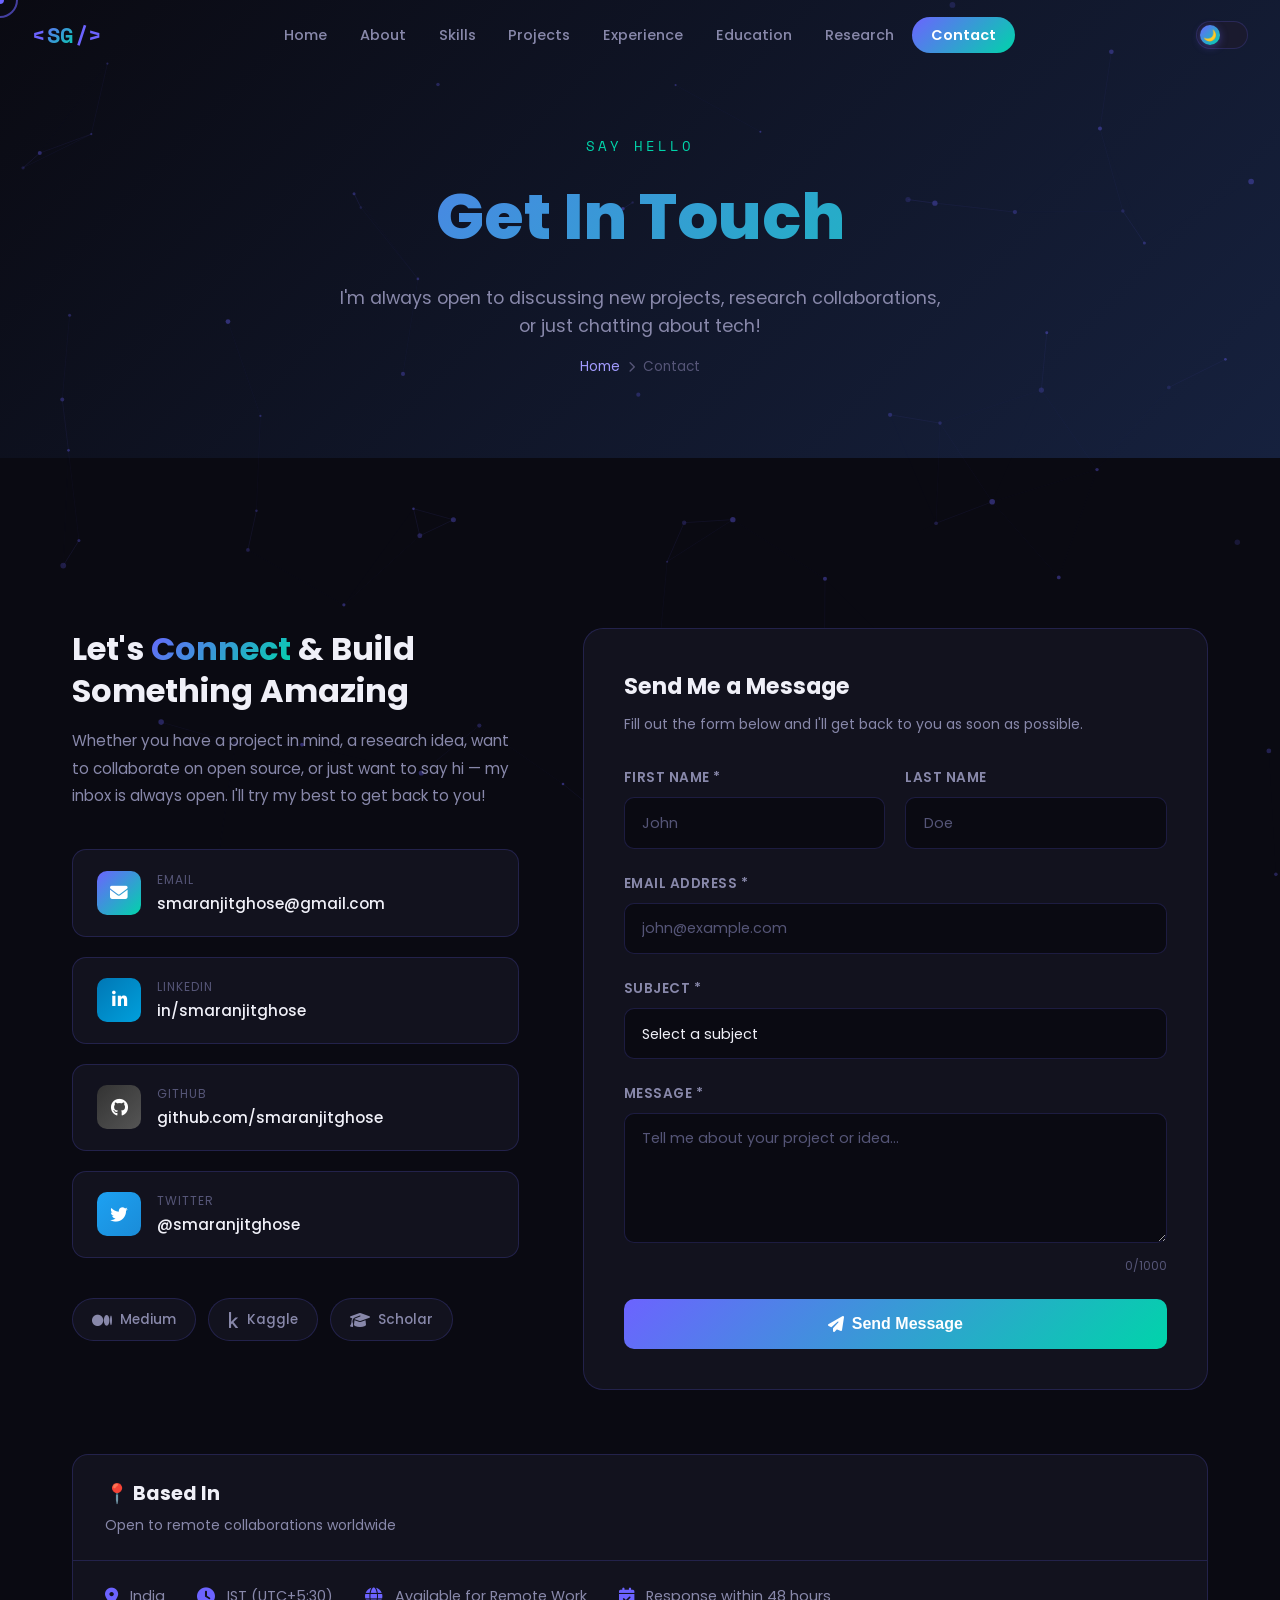
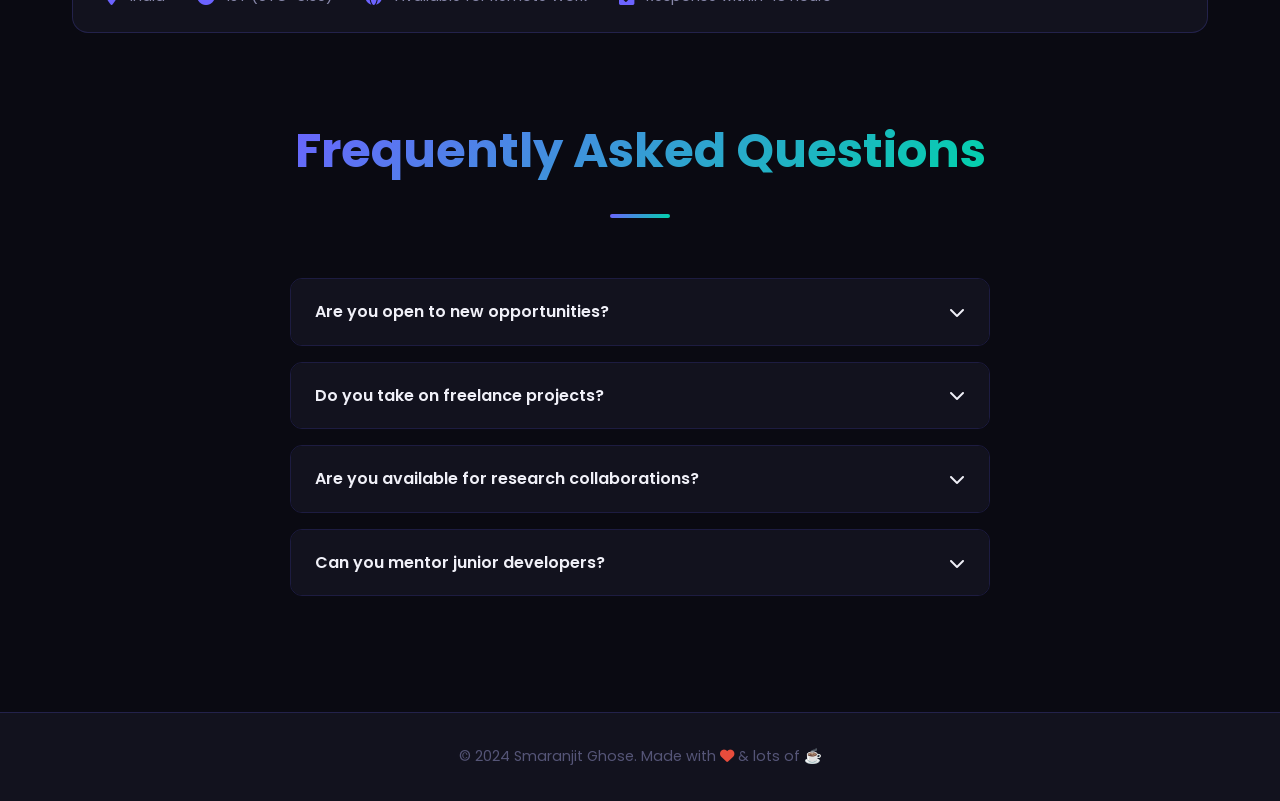
<file: pages/contact.html>
<!DOCTYPE html>
<html lang="en">
<head>
  <meta charset="UTF-8"/>
  <meta name="viewport" content="width=device-width, initial-scale=1.0"/>
  <title>Smaranjit Ghose | Contact</title>
  <link rel="stylesheet" href="https://cdnjs.cloudflare.com/ajax/libs/font-awesome/6.4.0/css/all.min.css"/>
  <link href="https://fonts.googleapis.com/css2?family=Poppins:wght@200;300;400;500;600;700;800&family=Space+Mono:wght@400;700&display=swap" rel="stylesheet"/>
  <link rel="stylesheet" href="../css/main.css"/>
  <link rel="stylesheet" href="../css/navbar.css"/>
  <link rel="stylesheet" href="../css/animations.css"/>
  <link rel="stylesheet" href="../css/theme.css"/>
  <style>
    .page-hero { background: linear-gradient(135deg, #0a0a12, #16213e); padding: 120px 0 80px; text-align: center; }
    .page-hero h1 { font-size: clamp(2.5rem, 5vw, 4rem); font-weight: 800; background: var(--gradient-primary); -webkit-background-clip: text; -webkit-text-fill-color: transparent; }
    .page-hero p { color: var(--text-secondary); max-width: 600px; margin: 1rem auto 0; font-size: 1.1rem; }
    .breadcrumb { display: flex; justify-content: center; align-items: center; gap: 0.5rem; font-size: 0.85rem; color: var(--text-muted); margin-top: 1rem; }
    .breadcrumb a { color: var(--primary-light); text-decoration: none; }

    /* Contact Grid */
    .contact-grid {
      display: grid;
      grid-template-columns: 1fr 1.4fr;
      gap: 4rem;
      align-items: start;
    }

    /* Left */
    .contact-info h2 {
      font-size: 2rem;
      font-weight: 700;
      color: var(--text-primary);
      margin-bottom: 1rem;
      line-height: 1.3;
    }
    .contact-info h2 span {
      background: var(--gradient-primary);
      -webkit-background-clip: text;
      -webkit-text-fill-color: transparent;
    }
    .contact-info p {
      color: var(--text-secondary);
      line-height: 1.8;
      margin-bottom: 2.5rem;
      font-size: 0.95rem;
    }

    .contact-items { display: flex; flex-direction: column; gap: 1.25rem; margin-bottom: 2.5rem; }
    .contact-item {
      display: flex;
      align-items: center;
      gap: 1rem;
      padding: 1.2rem 1.5rem;
      background: var(--dark-card);
      border: 1px solid var(--dark-border);
      border-radius: 14px;
      transition: var(--transition);
      text-decoration: none;
    }
    .contact-item:hover { transform: translateX(8px); border-color: var(--primary); box-shadow: var(--shadow-glow); }
    .contact-icon {
      width: 44px; height: 44px;
      border-radius: 10px;
      background: var(--gradient-primary);
      display: flex; align-items: center; justify-content: center;
      color: #fff; font-size: 1.1rem; flex-shrink: 0;
    }
    .contact-item-text .label { font-size: 0.75rem; color: var(--text-muted); text-transform: uppercase; letter-spacing: 1px; display: block; margin-bottom: 2px; }
    .contact-item-text .value { font-size: 0.95rem; color: var(--text-primary); font-weight: 500; }

    .social-links {
      display: flex;
      flex-wrap: wrap;
      gap: 0.75rem;
    }
    .social-btn {
      display: flex;
      align-items: center;
      gap: 0.5rem;
      padding: 0.6rem 1.2rem;
      background: var(--dark-card);
      border: 1px solid var(--dark-border);
      border-radius: 50px;
      color: var(--text-secondary);
      text-decoration: none;
      font-size: 0.85rem;
      font-weight: 500;
      transition: var(--transition);
    }
    .social-btn:hover { background: var(--gradient-primary); color: #fff; border-color: transparent; transform: translateY(-3px); }
    .social-btn i { font-size: 1rem; }

    /* Form */
    .contact-form-wrap {
      background: var(--dark-card);
      border: 1px solid var(--dark-border);
      border-radius: 20px;
      padding: 2.5rem;
    }

    .form-title {
      font-size: 1.4rem;
      font-weight: 700;
      color: var(--text-primary);
      margin-bottom: 0.5rem;
    }
    .form-subtitle { font-size: 0.875rem; color: var(--text-secondary); margin-bottom: 2rem; }

    .form-group { margin-bottom: 1.5rem; }
    .form-row { display: grid; grid-template-columns: 1fr 1fr; gap: 1.25rem; }

    .form-label {
      display: block;
      font-size: 0.85rem;
      font-weight: 600;
      color: var(--text-secondary);
      margin-bottom: 0.5rem;
      text-transform: uppercase;
      letter-spacing: 0.5px;
    }

    .form-input, .form-textarea, .form-select {
      width: 100%;
      padding: 0.9rem 1.1rem;
      background: var(--dark-bg);
      border: 1px solid var(--dark-border);
      border-radius: 10px;
      color: var(--text-primary);
      font-family: var(--font-main);
      font-size: 0.9rem;
      transition: var(--transition);
      outline: none;
      appearance: none;
    }
    .form-input:focus, .form-textarea:focus, .form-select:focus {
      border-color: var(--primary);
      box-shadow: 0 0 0 3px rgba(108,99,255,0.15);
    }
    .form-input::placeholder, .form-textarea::placeholder { color: var(--text-muted); }
    .form-textarea { resize: vertical; min-height: 130px; }

    .char-count { text-align: right; font-size: 0.75rem; color: var(--text-muted); margin-top: 0.35rem; }

    .form-submit {
      width: 100%;
      padding: 1rem;
      font-size: 1rem;
      font-weight: 600;
      border: none;
      border-radius: 10px;
      background: var(--gradient-primary);
      color: #fff;
      cursor: pointer;
      transition: var(--transition);
      display: flex;
      align-items: center;
      justify-content: center;
      gap: 0.5rem;
      position: relative;
      overflow: hidden;
    }
    .form-submit:hover { transform: translateY(-3px); box-shadow: 0 8px 30px rgba(108,99,255,0.5); }
    .form-submit:active { transform: translateY(-1px); }

    /* Success Message */
    .success-msg {
      display: none;
      text-align: center;
      padding: 2rem;
    }
    .success-msg.show { display: block; }
    .success-icon {
      width: 72px; height: 72px;
      background: rgba(0,212,170,0.15);
      border-radius: 50%;
      display: flex; align-items: center; justify-content: center;
      margin: 0 auto 1.5rem;
      font-size: 2rem; color: var(--accent);
    }

    /* Map / Location Card */
    .location-card {
      background: var(--dark-card);
      border: 1px solid var(--dark-border);
      border-radius: 16px;
      overflow: hidden;
      margin-top: 4rem;
    }
    .location-header {
      padding: 1.5rem 2rem;
      border-bottom: 1px solid var(--dark-border);
    }
    .location-header h3 { font-size: 1.2rem; font-weight: 700; color: var(--text-primary); }
    .location-header p { font-size: 0.875rem; color: var(--text-secondary); margin-top: 0.25rem; }
    .location-body {
      padding: 1.5rem 2rem;
      display: flex;
      gap: 2rem;
      flex-wrap: wrap;
    }
    .location-detail {
      display: flex;
      align-items: center;
      gap: 0.75rem;
    }
    .location-detail i { color: var(--primary); font-size: 1.1rem; }
    .location-detail span { font-size: 0.9rem; color: var(--text-secondary); }

    .faq-section { margin-top: 5rem; }
    .faq-item {
      border: 1px solid var(--dark-border);
      border-radius: 12px;
      margin-bottom: 1rem;
      overflow: hidden;
    }
    .faq-question {
      display: flex;
      justify-content: space-between;
      align-items: center;
      padding: 1.25rem 1.5rem;
      cursor: pointer;
      font-weight: 600;
      color: var(--text-primary);
      background: var(--dark-card);
      transition: var(--transition);
    }
    .faq-question:hover { color: var(--primary); }
    .faq-question i { transition: transform 0.3s; flex-shrink: 0; }
    .faq-item.open .faq-question i { transform: rotate(180deg); }
    .faq-answer {
      padding: 0 1.5rem;
      max-height: 0;
      overflow: hidden;
      transition: max-height 0.3s ease, padding 0.3s;
      font-size: 0.9rem;
      color: var(--text-secondary);
      line-height: 1.8;
      background: var(--dark-card);
    }
    .faq-item.open .faq-answer { max-height: 200px; padding: 0 1.5rem 1.25rem; }

    @media (max-width: 900px) {
      .contact-grid { grid-template-columns: 1fr; gap: 3rem; }
      .form-row { grid-template-columns: 1fr; }
    }
  </style>
</head>
<body>
  <canvas id="particles-canvas"></canvas>
  <div class="cursor-dot"></div>
  <div class="cursor-outline"></div>

  <nav class="navbar scrolled" id="navbar">
    <div class="nav-container">
      <a class="brand" href="../index.html"><span class="brand-bracket">&lt;</span><span class="brand-name">SG</span><span class="brand-bracket">/&gt;</span></a>
      <div class="nav-menu" id="nav-menu">
        <ul class="nav-links">
          <li><a href="../index.html" class="nav-link">Home</a></li>
          <li><a href="about.html" class="nav-link">About</a></li>
          <li><a href="skills.html" class="nav-link">Skills</a></li>
          <li><a href="projects.html" class="nav-link">Projects</a></li>
          <li><a href="experience.html" class="nav-link">Experience</a></li>
          <li><a href="education.html" class="nav-link">Education</a></li>
          <li><a href="publications.html" class="nav-link">Research</a></li>
          <li><a href="contact.html" class="nav-link active contact-btn">Contact</a></li>
        </ul>
      </div>
      <button class="hamburger" id="hamburger"><span></span><span></span><span></span></button>
    </div>
  </nav>

  <div class="page-hero">
    <p style="font-family:var(--font-mono);color:var(--accent);font-size:0.85rem;letter-spacing:3px;text-transform:uppercase;margin-bottom:0.5rem" class="reveal">Say Hello</p>
    <h1 class="reveal">Get In Touch</h1>
    <p class="reveal">I'm always open to discussing new projects, research collaborations, or just chatting about tech!</p>
    <div class="breadcrumb reveal"><a href="../index.html">Home</a> <i class="fas fa-chevron-right" style="font-size:0.7rem"></i> Contact</div>
  </div>

  <main class="page-main">
    <section class="section">
      <div class="container">

        <div class="contact-grid">
          <!-- Left: Info -->
          <div class="contact-info reveal-left">
            <h2>Let's <span>Connect</span> & Build Something Amazing</h2>
            <p>Whether you have a project in mind, a research idea, want to collaborate on open source, or just want to say hi — my inbox is always open. I'll try my best to get back to you!</p>

            <div class="contact-items">
              <a href="mailto:smaranjitghose@gmail.com" class="contact-item">
                <div class="contact-icon"><i class="fas fa-envelope"></i></div>
                <div class="contact-item-text">
                  <span class="label">Email</span>
                  <span class="value">smaranjitghose@gmail.com</span>
                </div>
              </a>
              <a href="https://linkedin.com/in/smaranjitghose" target="_blank" class="contact-item">
                <div class="contact-icon" style="background:linear-gradient(135deg,#0077b5,#00a0dc)"><i class="fab fa-linkedin-in"></i></div>
                <div class="contact-item-text">
                  <span class="label">LinkedIn</span>
                  <span class="value">in/smaranjitghose</span>
                </div>
              </a>
              <a href="https://github.com/smaranjitghose" target="_blank" class="contact-item">
                <div class="contact-icon" style="background:linear-gradient(135deg,#333,#555)"><i class="fab fa-github"></i></div>
                <div class="contact-item-text">
                  <span class="label">GitHub</span>
                  <span class="value">github.com/smaranjitghose</span>
                </div>
              </a>
              <a href="https://twitter.com/smaranjitghose" target="_blank" class="contact-item">
                <div class="contact-icon" style="background:linear-gradient(135deg,#1da1f2,#1a8cd8)"><i class="fab fa-twitter"></i></div>
                <div class="contact-item-text">
                  <span class="label">Twitter</span>
                  <span class="value">@smaranjitghose</span>
                </div>
              </a>
            </div>

            <div class="social-links">
              <a href="https://medium.com/@smaranjitghose" target="_blank" class="social-btn"><i class="fab fa-medium-m"></i> Medium</a>
              <a href="https://kaggle.com/smaranjitghose" target="_blank" class="social-btn"><i class="fab fa-kaggle"></i> Kaggle</a>
              <a href="https://scholar.google.com" target="_blank" class="social-btn"><i class="fas fa-graduation-cap"></i> Scholar</a>
            </div>
          </div>

          <!-- Right: Form -->
          <div class="contact-form-wrap reveal-right">
            <h3 class="form-title">Send Me a Message</h3>
            <p class="form-subtitle">Fill out the form below and I'll get back to you as soon as possible.</p>

            <form id="contact-form">
              <div class="form-row">
                <div class="form-group">
                  <label class="form-label">First Name *</label>
                  <input type="text" class="form-input" placeholder="John" required/>
                </div>
                <div class="form-group">
                  <label class="form-label">Last Name</label>
                  <input type="text" class="form-input" placeholder="Doe"/>
                </div>
              </div>
              <div class="form-group">
                <label class="form-label">Email Address *</label>
                <input type="email" class="form-input" placeholder="john@example.com" required/>
              </div>
              <div class="form-group">
                <label class="form-label">Subject *</label>
                <select class="form-select form-input" required>
                  <option value="" disabled selected>Select a subject</option>
                  <option>Project Collaboration</option>
                  <option>Research Discussion</option>
                  <option>Job Opportunity</option>
                  <option>Open Source Contribution</option>
                  <option>Mentorship</option>
                  <option>Just Saying Hi 👋</option>
                  <option>Other</option>
                </select>
              </div>
              <div class="form-group">
                <label class="form-label">Message *</label>
                <textarea class="form-textarea" placeholder="Tell me about your project or idea..." id="message-area" maxlength="1000" required></textarea>
                <p class="char-count"><span id="char-count">0</span>/1000</p>
              </div>
              <button type="submit" class="form-submit">
                <i class="fas fa-paper-plane"></i> Send Message
              </button>
            </form>

            <div class="success-msg" id="success-msg">
              <div class="success-icon"><i class="fas fa-check"></i></div>
              <h4 style="font-size:1.3rem;font-weight:700;color:var(--text-primary);margin-bottom:0.5rem">Message Sent!</h4>
              <p style="color:var(--text-secondary);font-size:0.9rem">Thanks for reaching out. I'll get back to you within 24–48 hours.</p>
            </div>
          </div>
        </div>

        <!-- Location -->
        <div class="location-card reveal">
          <div class="location-header">
            <h3>📍 Based In</h3>
            <p>Open to remote collaborations worldwide</p>
          </div>
          <div class="location-body">
            <div class="location-detail"><i class="fas fa-map-marker-alt"></i><span>India</span></div>
            <div class="location-detail"><i class="fas fa-clock"></i><span>IST (UTC+5:30)</span></div>
            <div class="location-detail"><i class="fas fa-globe"></i><span>Available for Remote Work</span></div>
            <div class="location-detail"><i class="fas fa-calendar-check"></i><span>Response within 48 hours</span></div>
          </div>
        </div>

        <!-- FAQ -->
        <div class="faq-section">
          <div class="section-header">
            <h2 class="section-title reveal">Frequently Asked Questions</h2>
            <div class="section-divider"></div>
          </div>
          <div style="max-width:700px;margin:0 auto">
            <div class="faq-item reveal">
              <div class="faq-question">Are you open to new opportunities? <i class="fas fa-chevron-down"></i></div>
              <div class="faq-answer">Yes! I'm actively looking for full-time, part-time, and freelance opportunities in AI/ML engineering and research. I'm particularly interested in roles involving computer vision, NLP, and production ML systems.</div>
            </div>
            <div class="faq-item reveal">
              <div class="faq-question">Do you take on freelance projects? <i class="fas fa-chevron-down"></i></div>
              <div class="faq-answer">Yes, I do take on select freelance projects that align with my skills and interests. Feel free to reach out with details about your project and I'll let you know if I can help.</div>
            </div>
            <div class="faq-item reveal">
              <div class="faq-question">Are you available for research collaborations? <i class="fas fa-chevron-down"></i></div>
              <div class="faq-answer">Absolutely! I love collaborating on research projects especially in the domains of computer vision, NLP, and ML for social good. Reach out with your research idea!</div>
            </div>
            <div class="faq-item reveal">
              <div class="faq-question">Can you mentor junior developers? <i class="fas fa-chevron-down"></i></div>
              <div class="faq-answer">Yes, mentorship is something I'm very passionate about. I've mentored 50+ developers through open source programs. I'm happy to guide aspiring developers in AI/ML and open source contribution.</div>
            </div>
          </div>
        </div>
      </div>
    </section>
  </main>

  <footer class="footer">
    <p>&copy; 2024 Smaranjit Ghose. Made with <i class="fas fa-heart" style="color:#e74c3c"></i> &amp; lots of ☕</p>
  </footer>

  <script src="../js/main.js"></script>
  <script src="../js/particles.js"></script>
  <script src="../js/navbar.js"></script>
  <script src="../js/theme.js"></script>
  <script>
    // Char counter
    const msgArea = document.getElementById('message-area');
    const charCount = document.getElementById('char-count');
    if (msgArea) msgArea.addEventListener('input', () => { charCount.textContent = msgArea.value.length; });

    // Form submit
    const form = document.getElementById('contact-form');
    if (form) {
      form.addEventListener('submit', e => {
        e.preventDefault();
        const btn = form.querySelector('.form-submit');
        btn.innerHTML = '<i class="fas fa-spinner fa-spin"></i> Sending...';
        btn.disabled = true;
        setTimeout(() => {
          form.style.display = 'none';
          document.getElementById('success-msg').classList.add('show');
        }, 1800);
      });
    }

    // FAQ accordion
    document.querySelectorAll('.faq-question').forEach(q => {
      q.addEventListener('click', () => {
        const item = q.parentElement;
        const isOpen = item.classList.contains('open');
        document.querySelectorAll('.faq-item').forEach(f => f.classList.remove('open'));
        if (!isOpen) item.classList.add('open');
      });
    });
  </script>
</body>
</html>
</file>
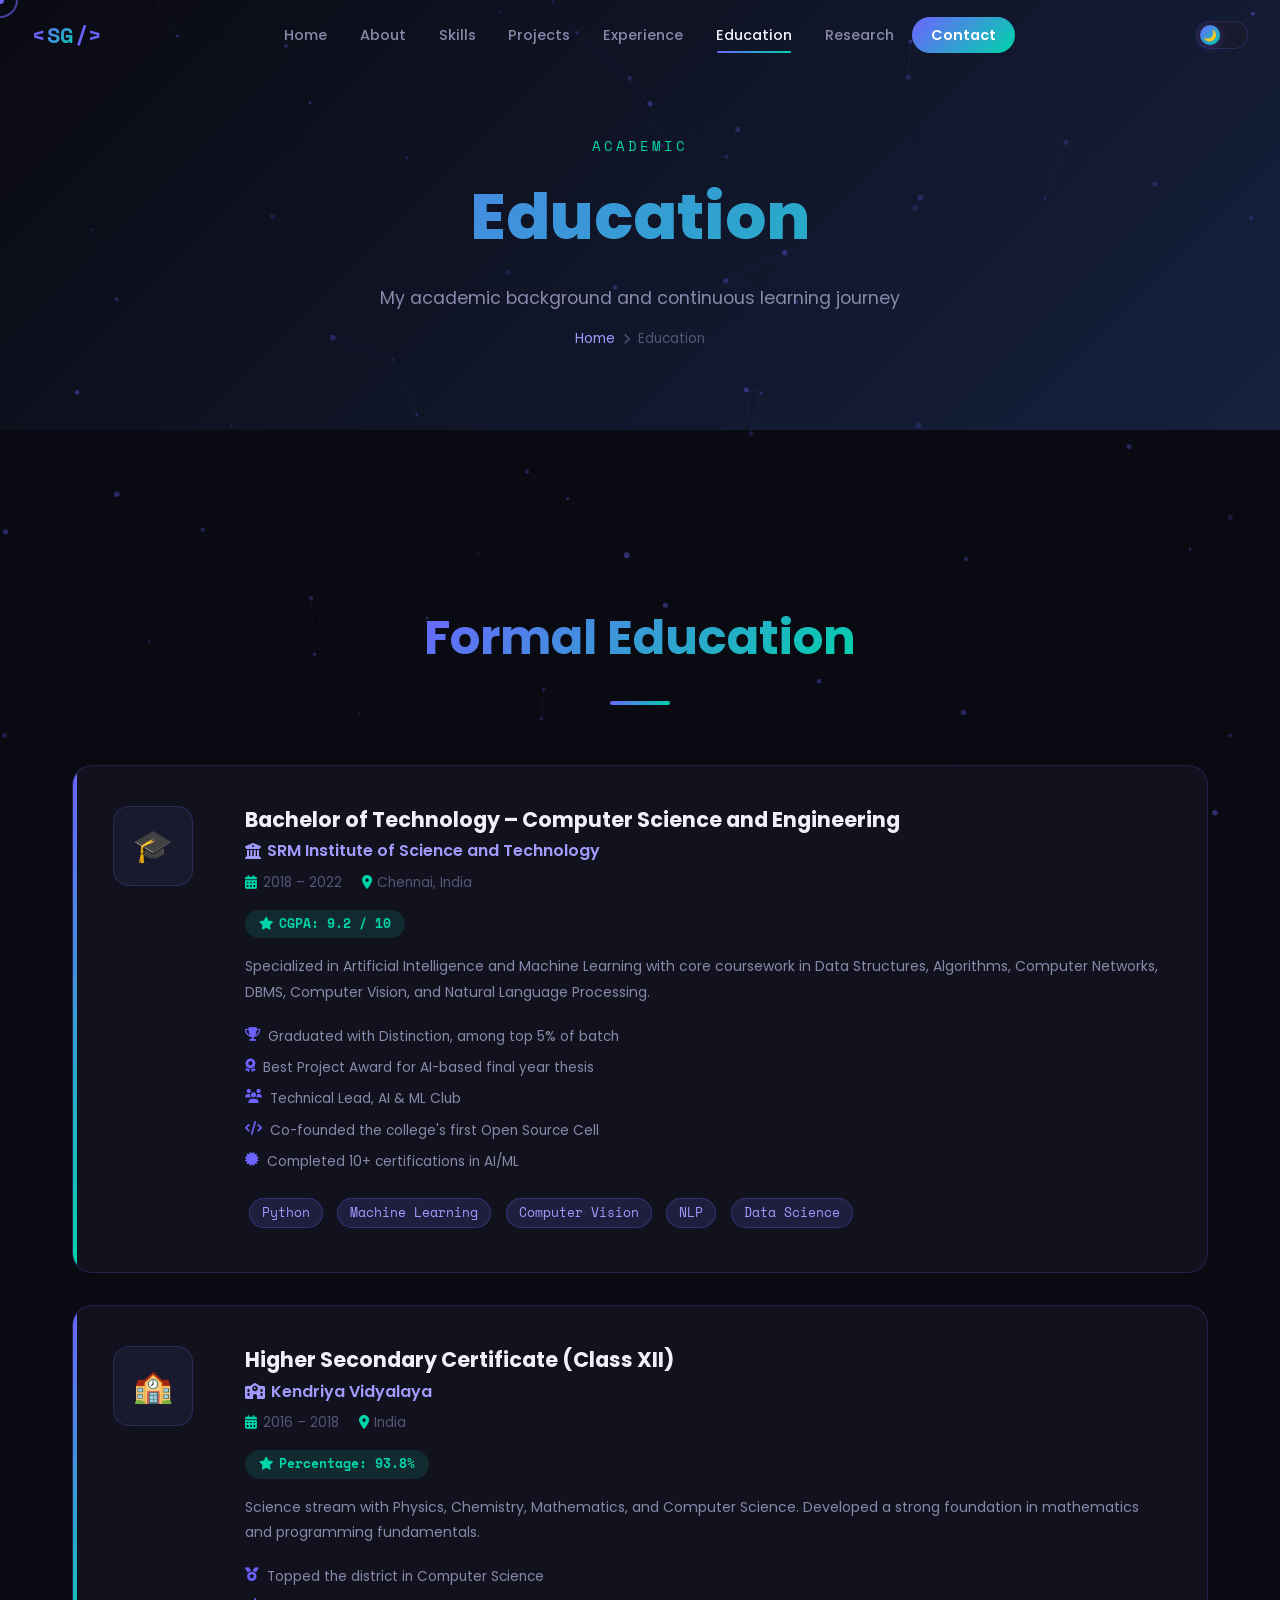
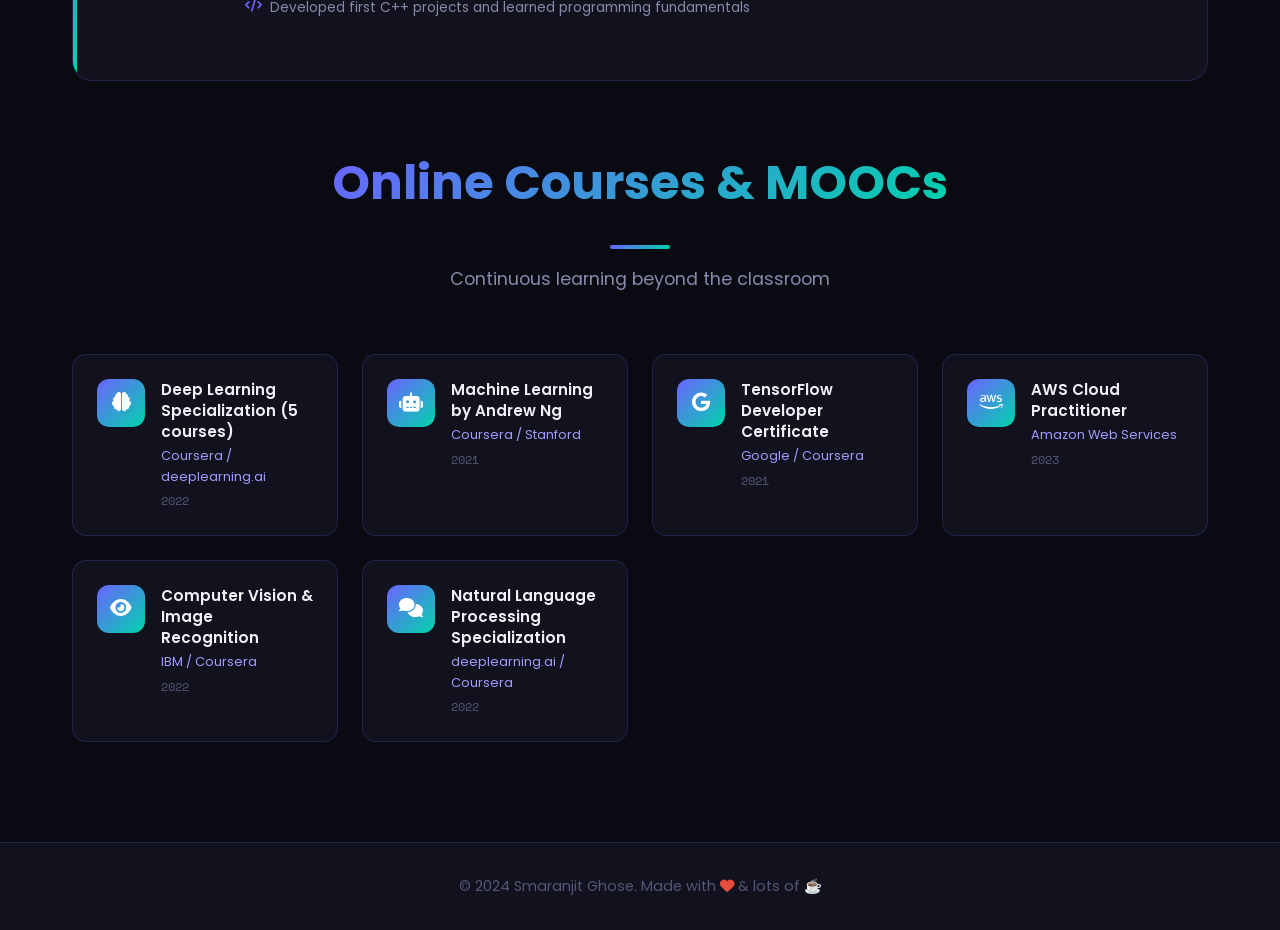
<file: pages/education.html>
<!DOCTYPE html>
<html lang="en">
<head>
  <meta charset="UTF-8"/>
  <meta name="viewport" content="width=device-width, initial-scale=1.0"/>
  <title>Smaranjit Ghose | Education</title>
  <link rel="stylesheet" href="https://cdnjs.cloudflare.com/ajax/libs/font-awesome/6.4.0/css/all.min.css"/>
  <link href="https://fonts.googleapis.com/css2?family=Poppins:wght@200;300;400;500;600;700;800&family=Space+Mono:wght@400;700&display=swap" rel="stylesheet"/>
  <link rel="stylesheet" href="../css/main.css"/>
  <link rel="stylesheet" href="../css/navbar.css"/>
  <link rel="stylesheet" href="../css/animations.css"/>
  <link rel="stylesheet" href="../css/theme.css"/>
  <style>
    .page-hero { background: linear-gradient(135deg, #0a0a12, #16213e); padding: 120px 0 80px; text-align: center; }
    .page-hero h1 { font-size: clamp(2.5rem, 5vw, 4rem); font-weight: 800; background: var(--gradient-primary); -webkit-background-clip: text; -webkit-text-fill-color: transparent; }
    .page-hero p { color: var(--text-secondary); max-width: 600px; margin: 1rem auto 0; font-size: 1.1rem; }
    .breadcrumb { display: flex; justify-content: center; align-items: center; gap: 0.5rem; font-size: 0.85rem; color: var(--text-muted); margin-top: 1rem; }
    .breadcrumb a { color: var(--primary-light); text-decoration: none; }

    /* Education Cards */
    .edu-card {
      background: var(--dark-card);
      border: 1px solid var(--dark-border);
      border-radius: 20px;
      padding: 2.5rem;
      margin-bottom: 2rem;
      display: grid;
      grid-template-columns: 100px 1fr;
      gap: 2rem;
      align-items: start;
      transition: var(--transition);
      position: relative;
      overflow: hidden;
    }
    .edu-card::before {
      content: '';
      position: absolute;
      left: 0; top: 0; bottom: 0;
      width: 4px;
      background: var(--gradient-primary);
    }
    .edu-card:hover { transform: translateX(8px); box-shadow: var(--shadow-glow); border-color: rgba(108,99,255,0.4); }

    .edu-logo {
      width: 80px; height: 80px;
      border-radius: 16px;
      background: var(--dark-card2);
      border: 1px solid var(--dark-border);
      display: flex; align-items: center; justify-content: center;
      overflow: hidden;
      font-size: 2rem;
    }
    .edu-logo img { width: 100%; height: 100%; object-fit: contain; padding: 0.5rem; }

    .edu-degree {
      font-size: 1.3rem;
      font-weight: 700;
      color: var(--text-primary);
      margin-bottom: 0.35rem;
      line-height: 1.3;
    }
    .edu-inst {
      font-size: 1rem;
      color: var(--primary-light);
      font-weight: 600;
      margin-bottom: 0.5rem;
      display: flex;
      align-items: center;
      gap: 0.4rem;
    }
    .edu-meta {
      display: flex;
      flex-wrap: wrap;
      gap: 1.25rem;
      margin-bottom: 1rem;
      font-size: 0.85rem;
      color: var(--text-muted);
    }
    .edu-meta span { display: flex; align-items: center; gap: 0.35rem; }
    .edu-meta i { color: var(--accent); }

    .edu-gpa {
      display: inline-flex;
      align-items: center;
      gap: 0.4rem;
      padding: 0.25rem 0.85rem;
      background: rgba(0, 212, 170, 0.12);
      color: var(--accent);
      border-radius: 20px;
      font-family: var(--font-mono);
      font-size: 0.8rem;
      font-weight: 600;
      margin-bottom: 1rem;
    }

    .edu-desc { font-size: 0.875rem; color: var(--text-secondary); line-height: 1.8; margin-bottom: 1rem; }

    .edu-achievements {
      list-style: none;
      margin-bottom: 1rem;
    }
    .edu-achievements li {
      font-size: 0.85rem;
      color: var(--text-secondary);
      padding: 0.3rem 0;
      display: flex;
      align-items: flex-start;
      gap: 0.5rem;
      line-height: 1.6;
    }
    .edu-achievements li i { color: var(--primary); margin-top: 2px; flex-shrink: 0; }

    /* MOOC / Online Courses */
    .mooc-grid {
      display: grid;
      grid-template-columns: repeat(auto-fit, minmax(260px, 1fr));
      gap: 1.5rem;
    }
    .mooc-card {
      background: var(--dark-card);
      border: 1px solid var(--dark-border);
      border-radius: 14px;
      padding: 1.5rem;
      transition: var(--transition);
      display: flex;
      align-items: flex-start;
      gap: 1rem;
    }
    .mooc-card:hover { transform: translateY(-6px); box-shadow: var(--shadow-glow); }
    .mooc-icon {
      width: 48px; height: 48px;
      border-radius: 12px;
      background: var(--gradient-primary);
      display: flex; align-items: center; justify-content: center;
      font-size: 1.2rem; color: #fff; flex-shrink: 0;
    }
    .mooc-info h4 { font-size: 0.95rem; font-weight: 600; color: var(--text-primary); margin-bottom: 0.25rem; line-height: 1.4; }
    .mooc-info .mooc-platform { font-size: 0.8rem; color: var(--primary-light); margin-bottom: 0.25rem; }
    .mooc-info .mooc-date { font-family: var(--font-mono); font-size: 0.75rem; color: var(--text-muted); }

    @media (max-width: 768px) {
      .edu-card { grid-template-columns: 1fr; gap: 1rem; }
      .edu-logo { width: 60px; height: 60px; }
    }
  </style>
</head>
<body>
  <canvas id="particles-canvas"></canvas>
  <div class="cursor-dot"></div>
  <div class="cursor-outline"></div>

  <nav class="navbar scrolled" id="navbar">
    <div class="nav-container">
      <a class="brand" href="../index.html"><span class="brand-bracket">&lt;</span><span class="brand-name">SG</span><span class="brand-bracket">/&gt;</span></a>
      <div class="nav-menu" id="nav-menu">
        <ul class="nav-links">
          <li><a href="../index.html" class="nav-link">Home</a></li>
          <li><a href="about.html" class="nav-link">About</a></li>
          <li><a href="skills.html" class="nav-link">Skills</a></li>
          <li><a href="projects.html" class="nav-link">Projects</a></li>
          <li><a href="experience.html" class="nav-link">Experience</a></li>
          <li><a href="education.html" class="nav-link active">Education</a></li>
          <li><a href="publications.html" class="nav-link">Research</a></li>
          <li><a href="contact.html" class="nav-link contact-btn">Contact</a></li>
        </ul>
      </div>
      <button class="hamburger" id="hamburger"><span></span><span></span><span></span></button>
    </div>
  </nav>

  <div class="page-hero">
    <p style="font-family:var(--font-mono);color:var(--accent);font-size:0.85rem;letter-spacing:3px;text-transform:uppercase;margin-bottom:0.5rem" class="reveal">Academic</p>
    <h1 class="reveal">Education</h1>
    <p class="reveal">My academic background and continuous learning journey</p>
    <div class="breadcrumb reveal"><a href="../index.html">Home</a> <i class="fas fa-chevron-right" style="font-size:0.7rem"></i> Education</div>
  </div>

  <main class="page-main">
    <section class="section">
      <div class="container">

        <!-- Formal Education -->
        <div class="section-header">
          <h2 class="section-title reveal">Formal Education</h2>
          <div class="section-divider"></div>
        </div>

        <div class="edu-card reveal">
          <div class="edu-logo">🎓</div>
          <div>
            <h3 class="edu-degree">Bachelor of Technology – Computer Science and Engineering</h3>
            <p class="edu-inst"><i class="fas fa-university"></i> SRM Institute of Science and Technology</p>
            <div class="edu-meta">
              <span><i class="fas fa-calendar-alt"></i> 2018 – 2022</span>
              <span><i class="fas fa-map-marker-alt"></i> Chennai, India</span>
            </div>
            <span class="edu-gpa"><i class="fas fa-star"></i> CGPA: 9.2 / 10</span>
            <p class="edu-desc">Specialized in Artificial Intelligence and Machine Learning with core coursework in Data Structures, Algorithms, Computer Networks, DBMS, Computer Vision, and Natural Language Processing.</p>
            <ul class="edu-achievements">
              <li><i class="fas fa-trophy"></i> Graduated with Distinction, among top 5% of batch</li>
              <li><i class="fas fa-award"></i> Best Project Award for AI-based final year thesis</li>
              <li><i class="fas fa-users"></i> Technical Lead, AI & ML Club</li>
              <li><i class="fas fa-code"></i> Co-founded the college's first Open Source Cell</li>
              <li><i class="fas fa-certificate"></i> Completed 10+ certifications in AI/ML</li>
            </ul>
            <div class="edu-tags" style="display:flex;flex-wrap:wrap;gap:0.4rem;margin-top:0.75rem">
              <span class="tag">Python</span><span class="tag">Machine Learning</span><span class="tag">Computer Vision</span><span class="tag">NLP</span><span class="tag">Data Science</span>
            </div>
          </div>
        </div>

        <div class="edu-card reveal">
          <div class="edu-logo">🏫</div>
          <div>
            <h3 class="edu-degree">Higher Secondary Certificate (Class XII)</h3>
            <p class="edu-inst"><i class="fas fa-school"></i> Kendriya Vidyalaya</p>
            <div class="edu-meta">
              <span><i class="fas fa-calendar-alt"></i> 2016 – 2018</span>
              <span><i class="fas fa-map-marker-alt"></i> India</span>
            </div>
            <span class="edu-gpa"><i class="fas fa-star"></i> Percentage: 93.8%</span>
            <p class="edu-desc">Science stream with Physics, Chemistry, Mathematics, and Computer Science. Developed a strong foundation in mathematics and programming fundamentals.</p>
            <ul class="edu-achievements">
              <li><i class="fas fa-medal"></i> Topped the district in Computer Science</li>
              <li><i class="fas fa-code"></i> Developed first C++ projects and learned programming fundamentals</li>
            </ul>
          </div>
        </div>

        <!-- Online Courses -->
        <div style="margin-top:4rem">
          <div class="section-header">
            <h2 class="section-title reveal">Online Courses & MOOCs</h2>
            <div class="section-divider"></div>
            <p class="section-subtitle reveal">Continuous learning beyond the classroom</p>
          </div>
          <div class="mooc-grid stagger-children">
            <div class="mooc-card">
              <div class="mooc-icon"><i class="fas fa-brain"></i></div>
              <div class="mooc-info"><h4>Deep Learning Specialization (5 courses)</h4><p class="mooc-platform">Coursera / deeplearning.ai</p><p class="mooc-date">2022</p></div>
            </div>
            <div class="mooc-card">
              <div class="mooc-icon"><i class="fas fa-robot"></i></div>
              <div class="mooc-info"><h4>Machine Learning by Andrew Ng</h4><p class="mooc-platform">Coursera / Stanford</p><p class="mooc-date">2021</p></div>
            </div>
            <div class="mooc-card">
              <div class="mooc-icon"><i class="fab fa-google"></i></div>
              <div class="mooc-info"><h4>TensorFlow Developer Certificate</h4><p class="mooc-platform">Google / Coursera</p><p class="mooc-date">2021</p></div>
            </div>
            <div class="mooc-card">
              <div class="mooc-icon"><i class="fab fa-aws"></i></div>
              <div class="mooc-info"><h4>AWS Cloud Practitioner</h4><p class="mooc-platform">Amazon Web Services</p><p class="mooc-date">2023</p></div>
            </div>
            <div class="mooc-card">
              <div class="mooc-icon"><i class="fas fa-eye"></i></div>
              <div class="mooc-info"><h4>Computer Vision & Image Recognition</h4><p class="mooc-platform">IBM / Coursera</p><p class="mooc-date">2022</p></div>
            </div>
            <div class="mooc-card">
              <div class="mooc-icon"><i class="fas fa-comments"></i></div>
              <div class="mooc-info"><h4>Natural Language Processing Specialization</h4><p class="mooc-platform">deeplearning.ai / Coursera</p><p class="mooc-date">2022</p></div>
            </div>
          </div>
        </div>
      </div>
    </section>
  </main>

  <footer class="footer">
    <p>&copy; 2024 Smaranjit Ghose. Made with <i class="fas fa-heart" style="color:#e74c3c"></i> &amp; lots of ☕</p>
  </footer>

  <script src="../js/main.js"></script>
  <script src="../js/particles.js"></script>
  <script src="../js/navbar.js"></script>
  <script src="../js/theme.js"></script>
</body>
</html>
</file>
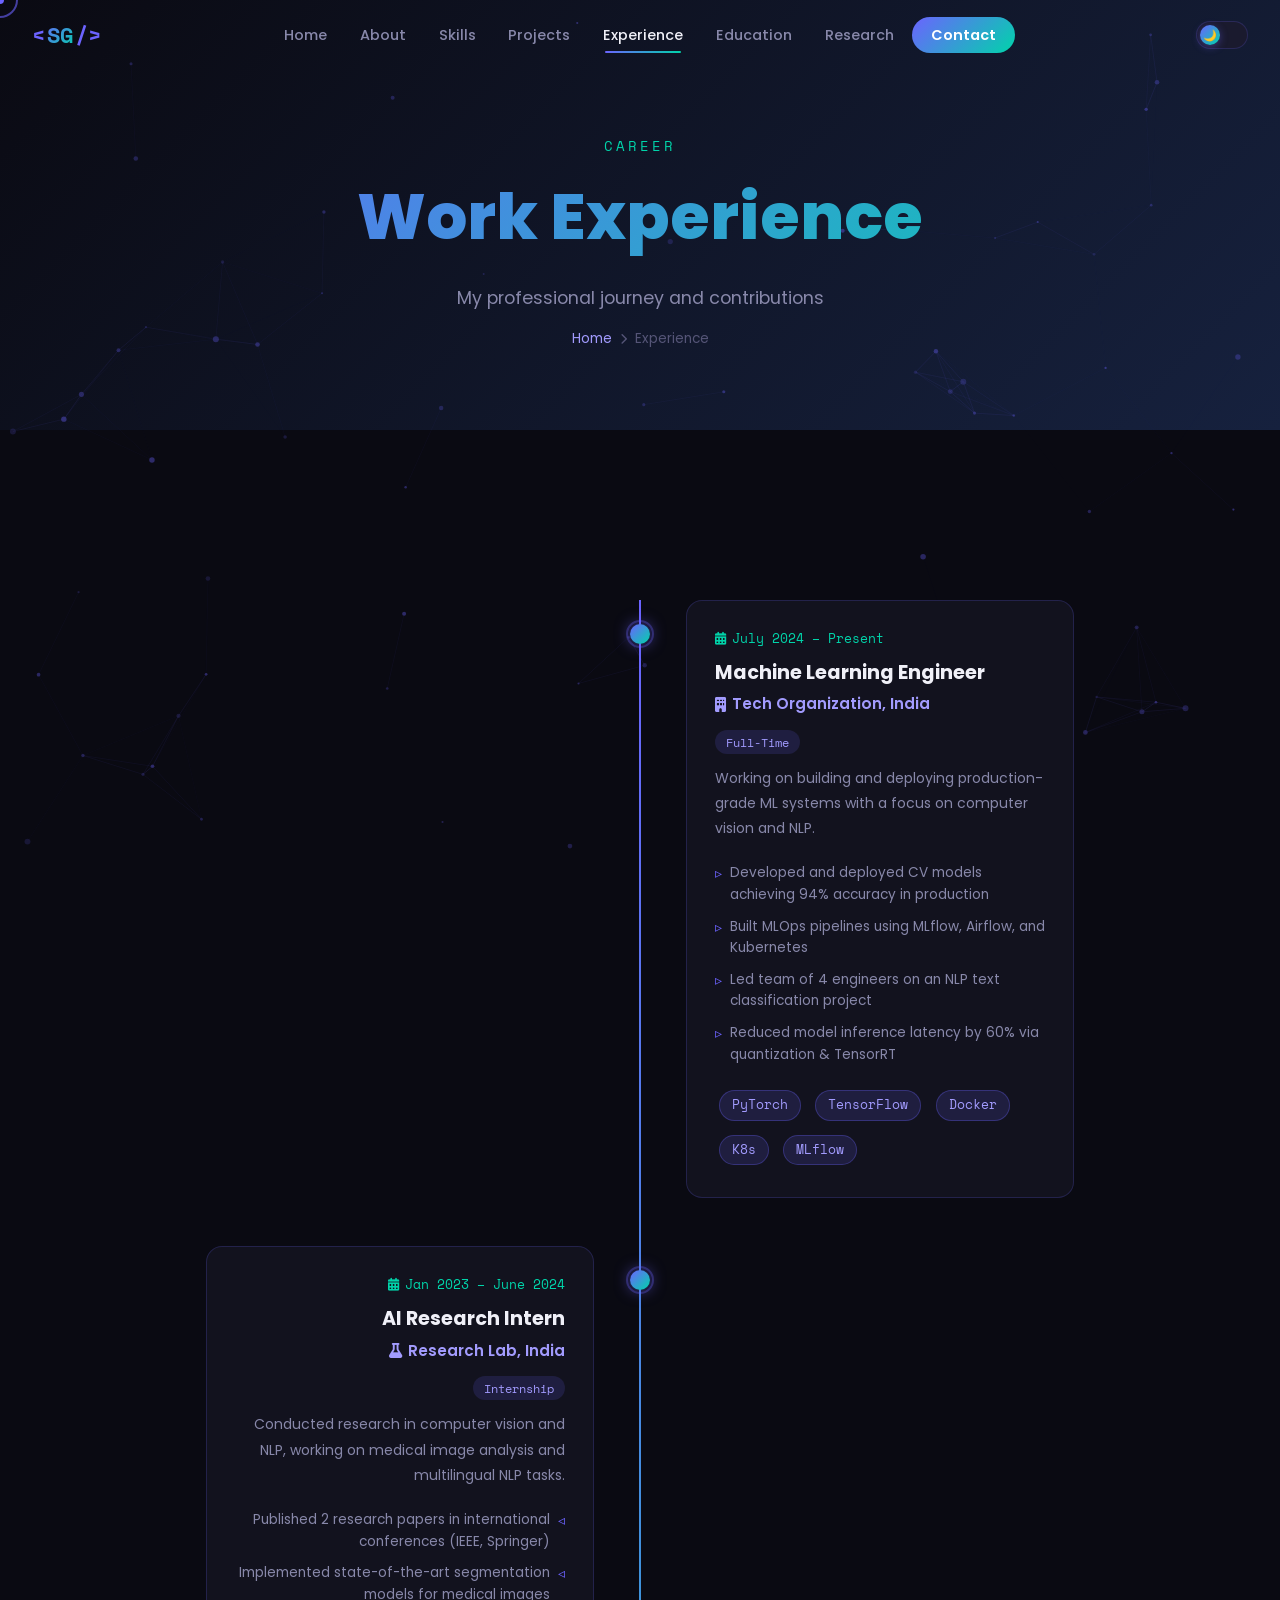
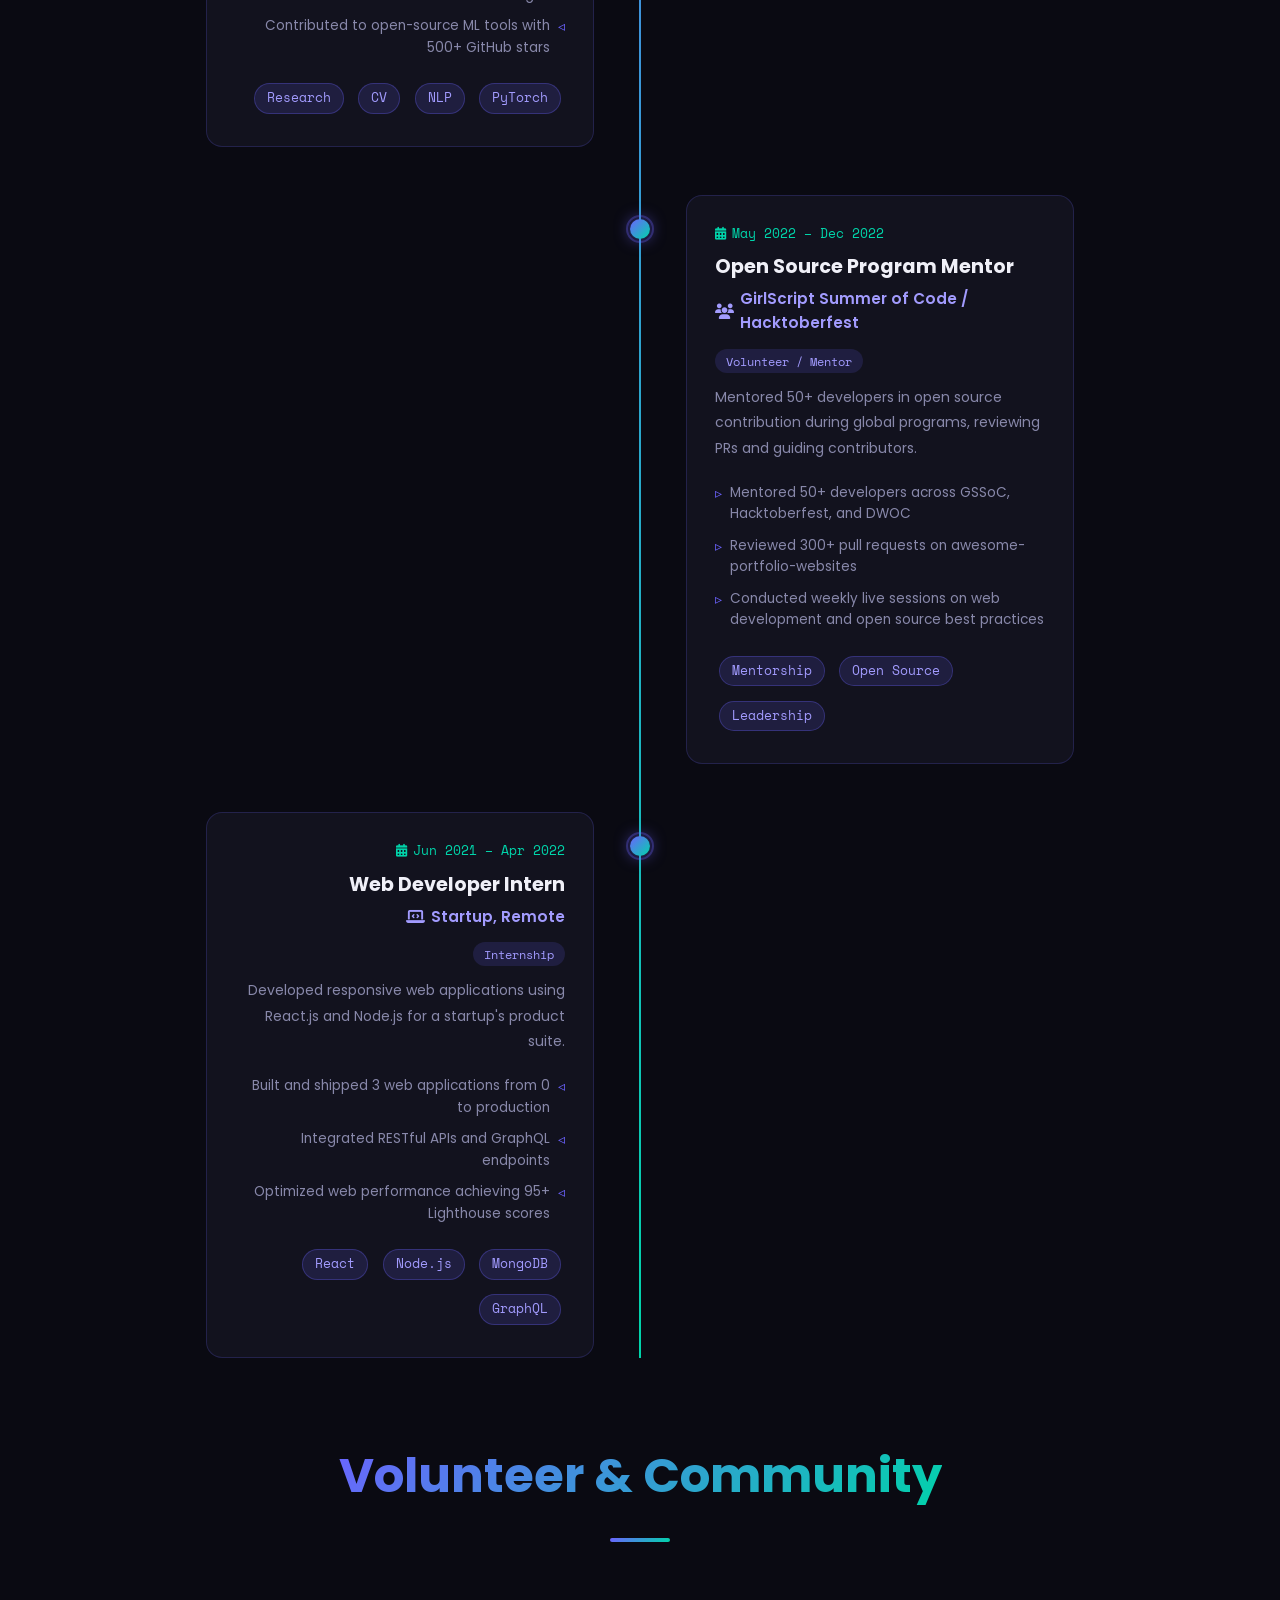
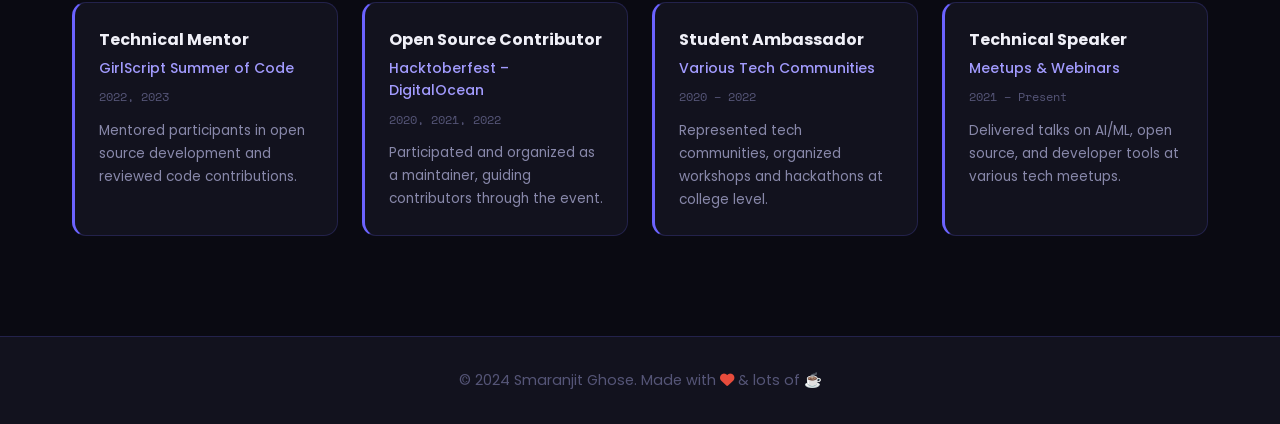
<file: pages/experience.html>
<!DOCTYPE html>
<html lang="en">
<head>
  <meta charset="UTF-8"/>
  <meta name="viewport" content="width=device-width, initial-scale=1.0"/>
  <title>Smaranjit Ghose | Experience</title>
  <link rel="stylesheet" href="https://cdnjs.cloudflare.com/ajax/libs/font-awesome/6.4.0/css/all.min.css"/>
  <link href="https://fonts.googleapis.com/css2?family=Poppins:wght@200;300;400;500;600;700;800&family=Space+Mono:wght@400;700&display=swap" rel="stylesheet"/>
  <link rel="stylesheet" href="../css/main.css"/>
  <link rel="stylesheet" href="../css/navbar.css"/>
  <link rel="stylesheet" href="../css/animations.css"/>
  <link rel="stylesheet" href="../css/theme.css"/>
  <style>
    .page-hero { background: linear-gradient(135deg, #0a0a12, #16213e); padding: 120px 0 80px; text-align: center; }
    .page-hero h1 { font-size: clamp(2.5rem, 5vw, 4rem); font-weight: 800; background: var(--gradient-primary); -webkit-background-clip: text; -webkit-text-fill-color: transparent; }
    .page-hero p { color: var(--text-secondary); max-width: 600px; margin: 1rem auto 0; font-size: 1.1rem; }
    .breadcrumb { display: flex; justify-content: center; align-items: center; gap: 0.5rem; font-size: 0.85rem; color: var(--text-muted); margin-top: 1rem; }
    .breadcrumb a { color: var(--primary-light); text-decoration: none; }

    /* Experience Timeline */
    .exp-timeline { position: relative; max-width: 900px; margin: 0 auto; }
    .exp-timeline::before {
      content: '';
      position: absolute;
      left: 50%; top: 0; bottom: 0;
      width: 2px;
      background: var(--gradient-primary);
      transform: translateX(-50%);
    }

    .exp-item {
      display: grid;
      grid-template-columns: 1fr 60px 1fr;
      gap: 0;
      margin-bottom: 3rem;
      position: relative;
    }
    .exp-item.right .exp-content { grid-column: 3; grid-row: 1; }
    .exp-item.right .exp-dot { grid-column: 2; grid-row: 1; }
    .exp-item.right .exp-spacer { grid-column: 1; grid-row: 1; }
    .exp-item.left .exp-content { grid-column: 1; grid-row: 1; text-align: right; }
    .exp-item.left .exp-dot { grid-column: 2; grid-row: 1; }
    .exp-item.left .exp-spacer { grid-column: 3; grid-row: 1; }

    .exp-dot {
      display: flex;
      justify-content: center;
      align-items: flex-start;
      padding-top: 1.5rem;
    }
    .exp-dot-inner {
      width: 20px; height: 20px;
      border-radius: 50%;
      background: var(--gradient-primary);
      box-shadow: 0 0 16px rgba(108,99,255,0.7);
      position: relative;
      flex-shrink: 0;
      z-index: 1;
    }
    .exp-dot-inner::after {
      content: '';
      position: absolute;
      inset: -4px;
      border-radius: 50%;
      border: 2px solid rgba(108,99,255,0.3);
      animation: ripple 2s ease-out infinite;
    }

    .exp-content {
      background: var(--dark-card);
      border: 1px solid var(--dark-border);
      border-radius: 16px;
      padding: 1.75rem;
      transition: var(--transition);
      margin: 0 1rem;
    }
    .exp-content:hover { box-shadow: var(--shadow-glow); border-color: rgba(108,99,255,0.4); transform: scale(1.02); }

    .exp-date {
      font-family: var(--font-mono);
      font-size: 0.8rem;
      color: var(--accent);
      margin-bottom: 0.5rem;
      display: flex;
      align-items: center;
      gap: 0.4rem;
    }
    .exp-item.left .exp-date { justify-content: flex-end; }

    .exp-title { font-size: 1.2rem; font-weight: 700; color: var(--text-primary); margin-bottom: 0.25rem; }
    .exp-org {
      font-size: 0.95rem;
      color: var(--primary-light);
      font-weight: 600;
      margin-bottom: 0.75rem;
      display: flex;
      align-items: center;
      gap: 0.4rem;
    }
    .exp-item.left .exp-org { justify-content: flex-end; }
    .exp-type {
      display: inline-block;
      padding: 0.15rem 0.7rem;
      border-radius: 20px;
      background: rgba(108,99,255,0.15);
      color: var(--primary-light);
      font-size: 0.75rem;
      font-family: var(--font-mono);
      margin-bottom: 0.75rem;
    }
    .exp-desc { font-size: 0.875rem; color: var(--text-secondary); line-height: 1.8; margin-bottom: 1rem; }
    .exp-highlights { list-style: none; }
    .exp-highlights li {
      font-size: 0.85rem;
      color: var(--text-secondary);
      padding: 0.3rem 0;
      display: flex;
      align-items: flex-start;
      gap: 0.5rem;
      line-height: 1.6;
    }
    .exp-item.left .exp-highlights li { flex-direction: row-reverse; }
    .exp-highlights li::before {
      content: '▹';
      color: var(--primary);
      flex-shrink: 0;
      margin-top: 1px;
    }
    .exp-item.left .exp-highlights li::before { content: '◃'; }

    .exp-tags { display: flex; flex-wrap: wrap; gap: 0.4rem; margin-top: 1rem; }
    .exp-item.left .exp-tags { justify-content: flex-end; }

    /* Volunteer Section */
    .volunteer-grid {
      display: grid;
      grid-template-columns: repeat(auto-fit, minmax(260px, 1fr));
      gap: 1.5rem;
      margin-top: 2rem;
    }
    .vol-card {
      background: var(--dark-card);
      border: 1px solid var(--dark-border);
      border-radius: 14px;
      padding: 1.5rem;
      transition: var(--transition);
      border-left: 3px solid var(--primary);
    }
    .vol-card:hover { transform: translateY(-6px); box-shadow: var(--shadow-glow); }
    .vol-role { font-size: 1rem; font-weight: 700; color: var(--text-primary); margin-bottom: 0.25rem; }
    .vol-org { font-size: 0.875rem; color: var(--primary-light); margin-bottom: 0.5rem; font-weight: 500; }
    .vol-date { font-family: var(--font-mono); font-size: 0.75rem; color: var(--text-muted); margin-bottom: 0.75rem; }
    .vol-desc { font-size: 0.85rem; color: var(--text-secondary); line-height: 1.7; }

    @media (max-width: 768px) {
      .exp-timeline::before { left: 20px; }
      .exp-item { grid-template-columns: 40px 1fr; }
      .exp-item.right .exp-content, .exp-item.left .exp-content { grid-column: 2; grid-row: 1; text-align: left; }
      .exp-item.right .exp-dot, .exp-item.left .exp-dot { grid-column: 1; grid-row: 1; }
      .exp-item.right .exp-spacer, .exp-item.left .exp-spacer { display: none; }
      .exp-date, .exp-item.left .exp-date { justify-content: flex-start; }
      .exp-org, .exp-item.left .exp-org { justify-content: flex-start; }
      .exp-item.left .exp-tags { justify-content: flex-start; }
      .exp-item.left .exp-highlights li { flex-direction: row; }
      .exp-item.left .exp-highlights li::before { content: '▹'; }
      .exp-content { margin: 0 0 0 0.5rem; }
    }
  </style>
</head>
<body>
  <canvas id="particles-canvas"></canvas>
  <div class="cursor-dot"></div>
  <div class="cursor-outline"></div>

  <nav class="navbar scrolled" id="navbar">
    <div class="nav-container">
      <a class="brand" href="../index.html"><span class="brand-bracket">&lt;</span><span class="brand-name">SG</span><span class="brand-bracket">/&gt;</span></a>
      <div class="nav-menu" id="nav-menu">
        <ul class="nav-links">
          <li><a href="../index.html" class="nav-link">Home</a></li>
          <li><a href="about.html" class="nav-link">About</a></li>
          <li><a href="skills.html" class="nav-link">Skills</a></li>
          <li><a href="projects.html" class="nav-link">Projects</a></li>
          <li><a href="experience.html" class="nav-link active">Experience</a></li>
          <li><a href="education.html" class="nav-link">Education</a></li>
          <li><a href="publications.html" class="nav-link">Research</a></li>
          <li><a href="contact.html" class="nav-link contact-btn">Contact</a></li>
        </ul>
      </div>
      <button class="hamburger" id="hamburger"><span></span><span></span><span></span></button>
    </div>
  </nav>

  <div class="page-hero">
    <p style="font-family:var(--font-mono);color:var(--accent);font-size:0.85rem;letter-spacing:3px;text-transform:uppercase;margin-bottom:0.5rem" class="reveal">Career</p>
    <h1 class="reveal">Work Experience</h1>
    <p class="reveal">My professional journey and contributions</p>
    <div class="breadcrumb reveal"><a href="../index.html">Home</a> <i class="fas fa-chevron-right" style="font-size:0.7rem"></i> Experience</div>
  </div>

  <main class="page-main">
    <section class="section">
      <div class="container">

        <div class="exp-timeline">
          <!-- Item 1 -->
          <div class="exp-item right reveal">
            <div class="exp-spacer"></div>
            <div class="exp-dot"><div class="exp-dot-inner"></div></div>
            <div class="exp-content">
              <p class="exp-date"><i class="fas fa-calendar-alt"></i> July 2024 – Present</p>
              <h3 class="exp-title">Machine Learning Engineer</h3>
              <p class="exp-org"><i class="fas fa-building"></i> Tech Organization, India</p>
              <span class="exp-type">Full-Time</span>
              <p class="exp-desc">Working on building and deploying production-grade ML systems with a focus on computer vision and NLP.</p>
              <ul class="exp-highlights">
                <li>Developed and deployed CV models achieving 94% accuracy in production</li>
                <li>Built MLOps pipelines using MLflow, Airflow, and Kubernetes</li>
                <li>Led team of 4 engineers on an NLP text classification project</li>
                <li>Reduced model inference latency by 60% via quantization & TensorRT</li>
              </ul>
              <div class="exp-tags"><span class="tag">PyTorch</span><span class="tag">TensorFlow</span><span class="tag">Docker</span><span class="tag">K8s</span><span class="tag">MLflow</span></div>
            </div>
          </div>

          <!-- Item 2 -->
          <div class="exp-item left reveal">
            <div class="exp-content">
              <p class="exp-date"><i class="fas fa-calendar-alt"></i> Jan 2023 – June 2024</p>
              <h3 class="exp-title">AI Research Intern</h3>
              <p class="exp-org"><i class="fas fa-flask"></i> Research Lab, India</p>
              <span class="exp-type">Internship</span>
              <p class="exp-desc">Conducted research in computer vision and NLP, working on medical image analysis and multilingual NLP tasks.</p>
              <ul class="exp-highlights">
                <li>Published 2 research papers in international conferences (IEEE, Springer)</li>
                <li>Implemented state-of-the-art segmentation models for medical images</li>
                <li>Contributed to open-source ML tools with 500+ GitHub stars</li>
              </ul>
              <div class="exp-tags"><span class="tag">Research</span><span class="tag">CV</span><span class="tag">NLP</span><span class="tag">PyTorch</span></div>
            </div>
            <div class="exp-dot"><div class="exp-dot-inner"></div></div>
            <div class="exp-spacer"></div>
          </div>

          <!-- Item 3 -->
          <div class="exp-item right reveal">
            <div class="exp-spacer"></div>
            <div class="exp-dot"><div class="exp-dot-inner"></div></div>
            <div class="exp-content">
              <p class="exp-date"><i class="fas fa-calendar-alt"></i> May 2022 – Dec 2022</p>
              <h3 class="exp-title">Open Source Program Mentor</h3>
              <p class="exp-org"><i class="fas fa-users"></i> GirlScript Summer of Code / Hacktoberfest</p>
              <span class="exp-type">Volunteer / Mentor</span>
              <p class="exp-desc">Mentored 50+ developers in open source contribution during global programs, reviewing PRs and guiding contributors.</p>
              <ul class="exp-highlights">
                <li>Mentored 50+ developers across GSSoC, Hacktoberfest, and DWOC</li>
                <li>Reviewed 300+ pull requests on awesome-portfolio-websites</li>
                <li>Conducted weekly live sessions on web development and open source best practices</li>
              </ul>
              <div class="exp-tags"><span class="tag">Mentorship</span><span class="tag">Open Source</span><span class="tag">Leadership</span></div>
            </div>
          </div>

          <!-- Item 4 -->
          <div class="exp-item left reveal">
            <div class="exp-content">
              <p class="exp-date"><i class="fas fa-calendar-alt"></i> Jun 2021 – Apr 2022</p>
              <h3 class="exp-title">Web Developer Intern</h3>
              <p class="exp-org"><i class="fas fa-laptop-code"></i> Startup, Remote</p>
              <span class="exp-type">Internship</span>
              <p class="exp-desc">Developed responsive web applications using React.js and Node.js for a startup's product suite.</p>
              <ul class="exp-highlights">
                <li>Built and shipped 3 web applications from 0 to production</li>
                <li>Integrated RESTful APIs and GraphQL endpoints</li>
                <li>Optimized web performance achieving 95+ Lighthouse scores</li>
              </ul>
              <div class="exp-tags"><span class="tag">React</span><span class="tag">Node.js</span><span class="tag">MongoDB</span><span class="tag">GraphQL</span></div>
            </div>
            <div class="exp-dot"><div class="exp-dot-inner"></div></div>
            <div class="exp-spacer"></div>
          </div>
        </div>

        <!-- Volunteer -->
        <div style="margin-top:5rem">
          <div class="section-header">
            <h2 class="section-title reveal">Volunteer & Community</h2>
            <div class="section-divider"></div>
          </div>
          <div class="volunteer-grid stagger-children">
            <div class="vol-card">
              <p class="vol-role">Technical Mentor</p>
              <p class="vol-org">GirlScript Summer of Code</p>
              <p class="vol-date">2022, 2023</p>
              <p class="vol-desc">Mentored participants in open source development and reviewed code contributions.</p>
            </div>
            <div class="vol-card">
              <p class="vol-role">Open Source Contributor</p>
              <p class="vol-org">Hacktoberfest – DigitalOcean</p>
              <p class="vol-date">2020, 2021, 2022</p>
              <p class="vol-desc">Participated and organized as a maintainer, guiding contributors through the event.</p>
            </div>
            <div class="vol-card">
              <p class="vol-role">Student Ambassador</p>
              <p class="vol-org">Various Tech Communities</p>
              <p class="vol-date">2020 – 2022</p>
              <p class="vol-desc">Represented tech communities, organized workshops and hackathons at college level.</p>
            </div>
            <div class="vol-card">
              <p class="vol-role">Technical Speaker</p>
              <p class="vol-org">Meetups & Webinars</p>
              <p class="vol-date">2021 – Present</p>
              <p class="vol-desc">Delivered talks on AI/ML, open source, and developer tools at various tech meetups.</p>
            </div>
          </div>
        </div>
      </div>
    </section>
  </main>

  <footer class="footer">
    <p>&copy; 2024 Smaranjit Ghose. Made with <i class="fas fa-heart" style="color:#e74c3c"></i> &amp; lots of ☕</p>
  </footer>

  <script src="../js/main.js"></script>
  <script src="../js/particles.js"></script>
  <script src="../js/navbar.js"></script>
  <script src="../js/theme.js"></script>
</body>
</html>
</file>
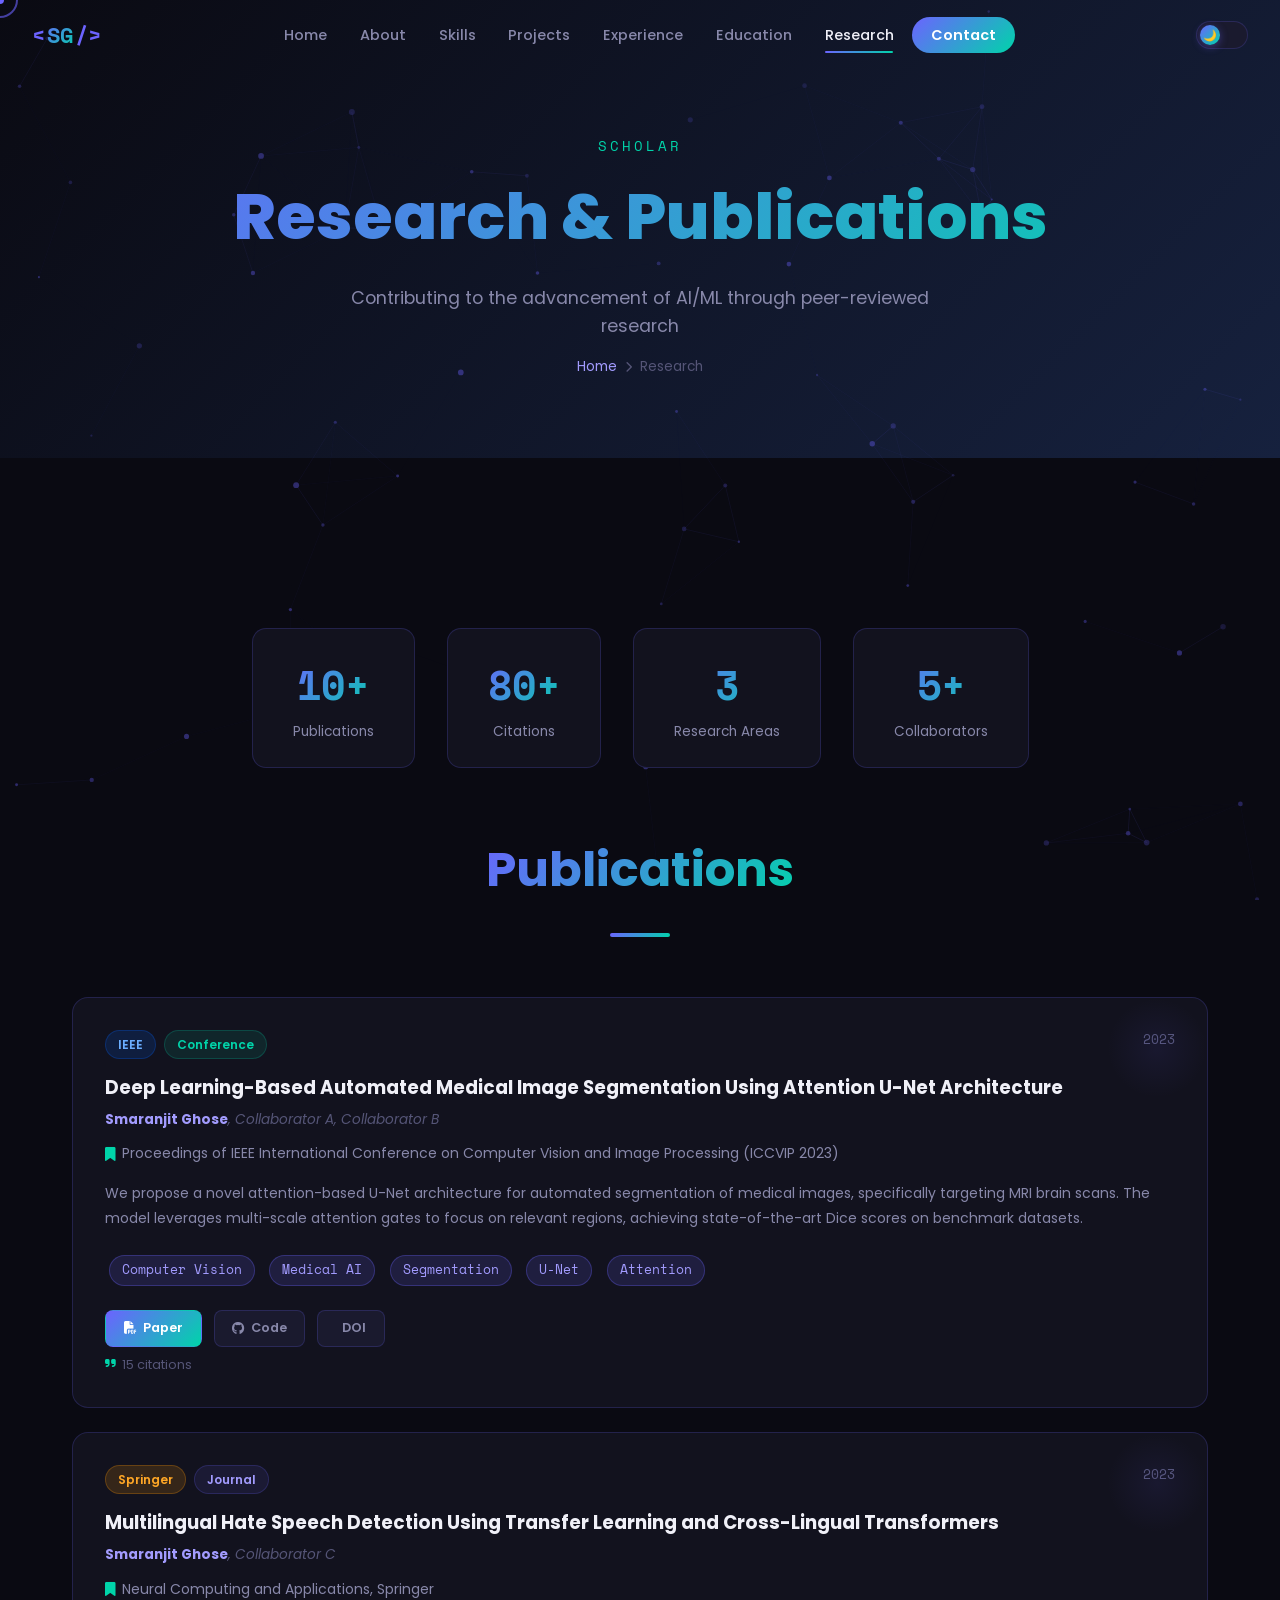
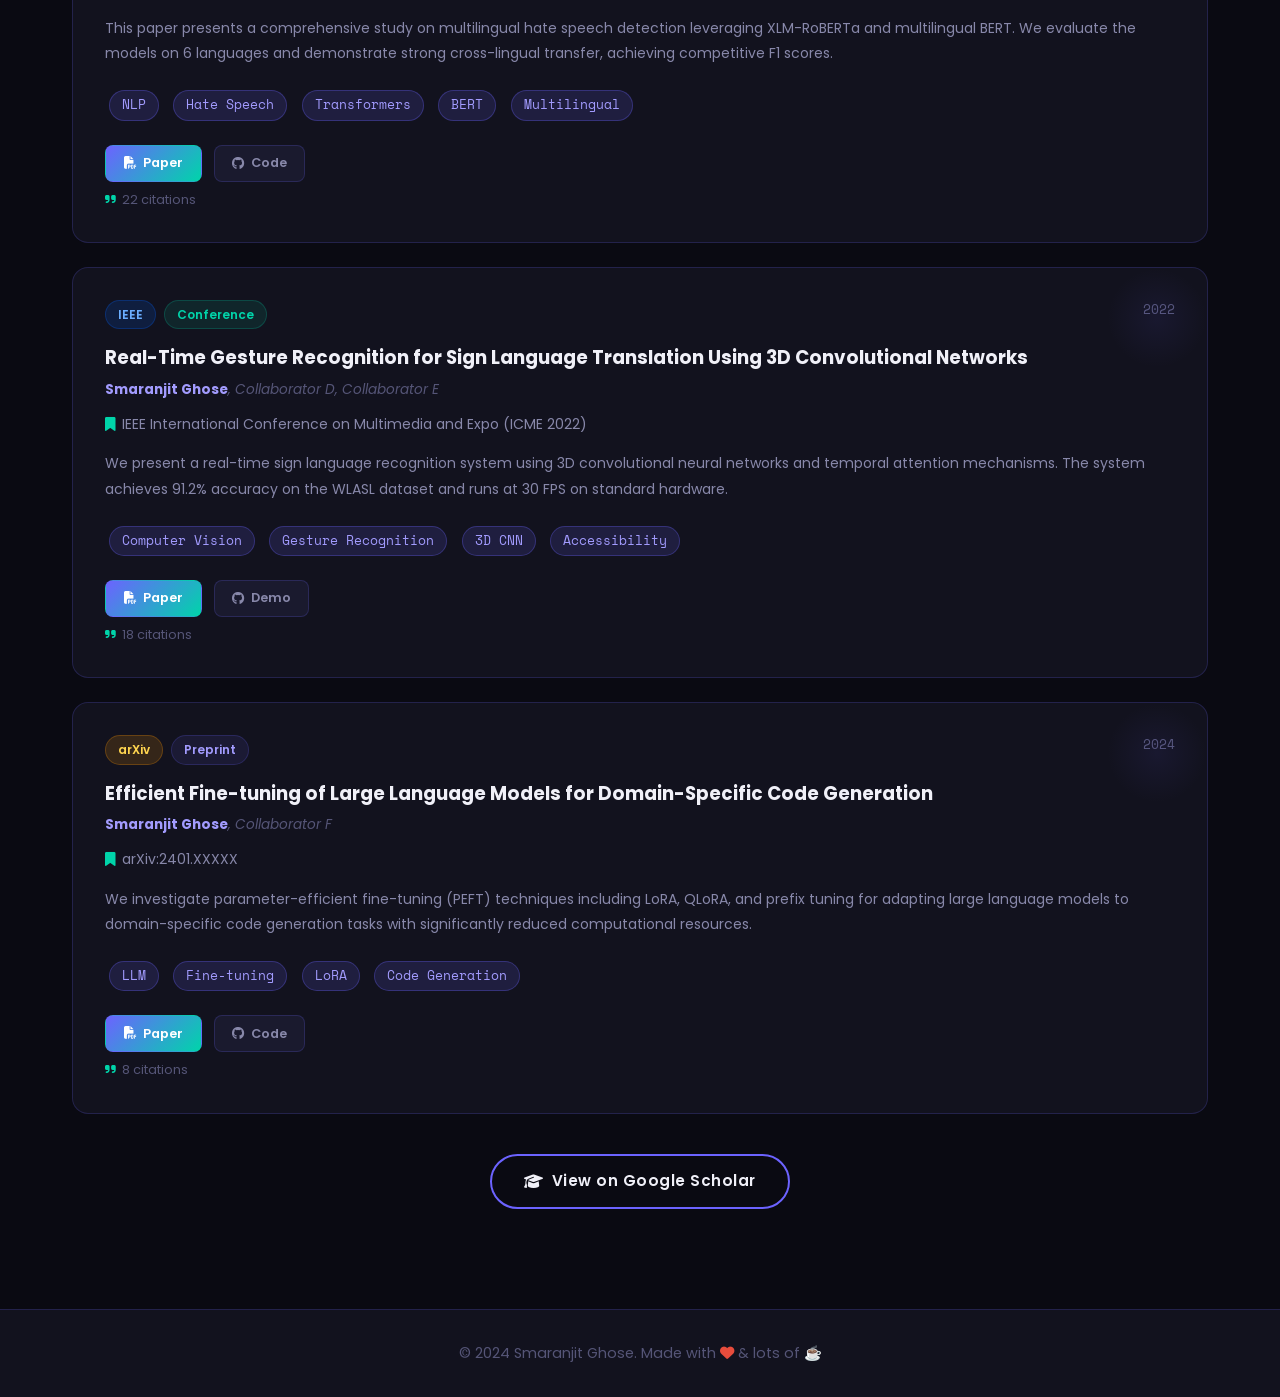
<file: pages/publications.html>
<!DOCTYPE html>
<html lang="en">
<head>
  <meta charset="UTF-8"/>
  <meta name="viewport" content="width=device-width, initial-scale=1.0"/>
  <title>Smaranjit Ghose | Research & Publications</title>
  <link rel="stylesheet" href="https://cdnjs.cloudflare.com/ajax/libs/font-awesome/6.4.0/css/all.min.css"/>
  <link href="https://fonts.googleapis.com/css2?family=Poppins:wght@200;300;400;500;600;700;800&family=Space+Mono:wght@400;700&display=swap" rel="stylesheet"/>
  <link rel="stylesheet" href="../css/main.css"/>
  <link rel="stylesheet" href="../css/navbar.css"/>
  <link rel="stylesheet" href="../css/animations.css"/>
  <link rel="stylesheet" href="../css/theme.css"/>
  <style>
    .page-hero { background: linear-gradient(135deg, #0a0a12, #16213e); padding: 120px 0 80px; text-align: center; }
    .page-hero h1 { font-size: clamp(2.5rem, 5vw, 4rem); font-weight: 800; background: var(--gradient-primary); -webkit-background-clip: text; -webkit-text-fill-color: transparent; }
    .page-hero p { color: var(--text-secondary); max-width: 600px; margin: 1rem auto 0; font-size: 1.1rem; }
    .breadcrumb { display: flex; justify-content: center; align-items: center; gap: 0.5rem; font-size: 0.85rem; color: var(--text-muted); margin-top: 1rem; }
    .breadcrumb a { color: var(--primary-light); text-decoration: none; }

    /* Research Stats */
    .research-stats {
      display: flex;
      justify-content: center;
      flex-wrap: wrap;
      gap: 2rem;
      margin-bottom: 4rem;
    }
    .rs-item {
      text-align: center;
      background: var(--dark-card);
      border: 1px solid var(--dark-border);
      border-radius: 14px;
      padding: 1.5rem 2.5rem;
      transition: var(--transition);
    }
    .rs-item:hover { transform: translateY(-6px); box-shadow: var(--shadow-glow); }
    .rs-number {
      font-family: var(--font-mono);
      font-size: 2.5rem;
      font-weight: 700;
      background: var(--gradient-primary);
      -webkit-background-clip: text;
      -webkit-text-fill-color: transparent;
    }
    .rs-label { font-size: 0.85rem; color: var(--text-secondary); margin-top: 0.25rem; }

    /* Publication Cards */
    .pub-card {
      background: var(--dark-card);
      border: 1px solid var(--dark-border);
      border-radius: 16px;
      padding: 2rem;
      margin-bottom: 1.5rem;
      transition: var(--transition);
      position: relative;
      overflow: hidden;
    }
    .pub-card::before {
      content: '';
      position: absolute;
      top: 0; right: 0;
      width: 100px; height: 100px;
      background: radial-gradient(circle, rgba(108,99,255,0.08), transparent 70%);
    }
    .pub-card:hover { transform: translateY(-6px); box-shadow: var(--shadow-glow); border-color: rgba(108,99,255,0.4); }

    .pub-header {
      display: flex;
      justify-content: space-between;
      align-items: flex-start;
      gap: 1rem;
      flex-wrap: wrap;
      margin-bottom: 1rem;
    }
    .pub-badges { display: flex; gap: 0.5rem; flex-wrap: wrap; }
    .pub-badge {
      padding: 0.25rem 0.75rem;
      border-radius: 20px;
      font-size: 0.75rem;
      font-weight: 600;
    }
    .badge-ieee { background: rgba(0,100,255,0.15); color: #6baeff; border: 1px solid rgba(0,100,255,0.25); }
    .badge-springer { background: rgba(255,152,0,0.15); color: #ffa726; border: 1px solid rgba(255,152,0,0.25); }
    .badge-elsevier { background: rgba(255,82,82,0.15); color: #ff7070; border: 1px solid rgba(255,82,82,0.25); }
    .badge-arxiv { background: rgba(255,152,0,0.15); color: #ffd54f; border: 1px solid rgba(255,152,0,0.25); }

    .pub-year {
      font-family: var(--font-mono);
      font-size: 0.8rem;
      color: var(--text-muted);
    }

    .pub-title {
      font-size: 1.15rem;
      font-weight: 700;
      color: var(--text-primary);
      margin-bottom: 0.5rem;
      line-height: 1.4;
    }
    .pub-authors {
      font-size: 0.85rem;
      color: var(--text-muted);
      margin-bottom: 0.75rem;
      font-style: italic;
    }
    .pub-authors strong { color: var(--primary-light); font-style: normal; }
    .pub-venue {
      font-size: 0.875rem;
      color: var(--text-secondary);
      margin-bottom: 1rem;
      display: flex;
      align-items: center;
      gap: 0.4rem;
    }
    .pub-venue i { color: var(--accent); }
    .pub-abstract {
      font-size: 0.875rem;
      color: var(--text-secondary);
      line-height: 1.8;
      margin-bottom: 1.25rem;
    }
    .pub-tags { display: flex; flex-wrap: wrap; gap: 0.4rem; margin-bottom: 1.25rem; }
    .pub-actions { display: flex; gap: 0.75rem; flex-wrap: wrap; }
    .pub-btn {
      display: inline-flex;
      align-items: center;
      gap: 0.4rem;
      padding: 0.45rem 1.1rem;
      border-radius: 8px;
      font-size: 0.8rem;
      font-weight: 600;
      text-decoration: none;
      transition: var(--transition);
      border: 1px solid var(--dark-border);
      color: var(--text-secondary);
      background: var(--dark-card2);
    }
    .pub-btn:hover { color: var(--primary); border-color: var(--primary); transform: translateY(-2px); }
    .pub-btn.primary { background: var(--gradient-primary); color: #fff; border-color: transparent; }
    .pub-btn.primary:hover { transform: translateY(-2px); box-shadow: 0 6px 20px rgba(108,99,255,0.4); color: #fff; }

    .pub-citations {
      display: flex;
      align-items: center;
      gap: 0.4rem;
      font-size: 0.8rem;
      color: var(--text-muted);
      margin-top: 0.5rem;
    }
    .pub-citations i { color: var(--accent); }
  </style>
</head>
<body>
  <canvas id="particles-canvas"></canvas>
  <div class="cursor-dot"></div>
  <div class="cursor-outline"></div>

  <nav class="navbar scrolled" id="navbar">
    <div class="nav-container">
      <a class="brand" href="../index.html"><span class="brand-bracket">&lt;</span><span class="brand-name">SG</span><span class="brand-bracket">/&gt;</span></a>
      <div class="nav-menu" id="nav-menu">
        <ul class="nav-links">
          <li><a href="../index.html" class="nav-link">Home</a></li>
          <li><a href="about.html" class="nav-link">About</a></li>
          <li><a href="skills.html" class="nav-link">Skills</a></li>
          <li><a href="projects.html" class="nav-link">Projects</a></li>
          <li><a href="experience.html" class="nav-link">Experience</a></li>
          <li><a href="education.html" class="nav-link">Education</a></li>
          <li><a href="publications.html" class="nav-link active">Research</a></li>
          <li><a href="contact.html" class="nav-link contact-btn">Contact</a></li>
        </ul>
      </div>
      <button class="hamburger" id="hamburger"><span></span><span></span><span></span></button>
    </div>
  </nav>

  <div class="page-hero">
    <p style="font-family:var(--font-mono);color:var(--accent);font-size:0.85rem;letter-spacing:3px;text-transform:uppercase;margin-bottom:0.5rem" class="reveal">Scholar</p>
    <h1 class="reveal">Research & Publications</h1>
    <p class="reveal">Contributing to the advancement of AI/ML through peer-reviewed research</p>
    <div class="breadcrumb reveal"><a href="../index.html">Home</a> <i class="fas fa-chevron-right" style="font-size:0.7rem"></i> Research</div>
  </div>

  <main class="page-main">
    <section class="section">
      <div class="container">

        <!-- Stats -->
        <div class="research-stats stagger-children">
          <div class="rs-item"><div class="rs-number">10+</div><p class="rs-label">Publications</p></div>
          <div class="rs-item"><div class="rs-number">80+</div><p class="rs-label">Citations</p></div>
          <div class="rs-item"><div class="rs-number">3</div><p class="rs-label">Research Areas</p></div>
          <div class="rs-item"><div class="rs-number">5+</div><p class="rs-label">Collaborators</p></div>
        </div>

        <!-- Publications -->
        <div class="section-header">
          <h2 class="section-title reveal">Publications</h2>
          <div class="section-divider"></div>
        </div>

        <div class="pub-card reveal">
          <div class="pub-header">
            <div class="pub-badges">
              <span class="pub-badge badge-ieee">IEEE</span>
              <span class="pub-badge" style="background:rgba(0,212,170,0.1);color:var(--accent);border:1px solid rgba(0,212,170,0.2)">Conference</span>
            </div>
            <span class="pub-year">2023</span>
          </div>
          <h3 class="pub-title">Deep Learning-Based Automated Medical Image Segmentation Using Attention U-Net Architecture</h3>
          <p class="pub-authors"><strong>Smaranjit Ghose</strong>, Collaborator A, Collaborator B</p>
          <p class="pub-venue"><i class="fas fa-bookmark"></i> Proceedings of IEEE International Conference on Computer Vision and Image Processing (ICCVIP 2023)</p>
          <p class="pub-abstract">
            We propose a novel attention-based U-Net architecture for automated segmentation of medical images, specifically targeting MRI brain scans. The model leverages multi-scale attention gates to focus on relevant regions, achieving state-of-the-art Dice scores on benchmark datasets.
          </p>
          <div class="pub-tags"><span class="tag">Computer Vision</span><span class="tag">Medical AI</span><span class="tag">Segmentation</span><span class="tag">U-Net</span><span class="tag">Attention</span></div>
          <div class="pub-actions">
            <a href="#" class="pub-btn primary"><i class="fas fa-file-pdf"></i> Paper</a>
            <a href="#" class="pub-btn"><i class="fab fa-github"></i> Code</a>
            <a href="#" class="pub-btn"><i class="ai ai-doi"></i> DOI</a>
          </div>
          <p class="pub-citations"><i class="fas fa-quote-right"></i> 15 citations</p>
        </div>

        <div class="pub-card reveal">
          <div class="pub-header">
            <div class="pub-badges">
              <span class="pub-badge badge-springer">Springer</span>
              <span class="pub-badge" style="background:rgba(108,99,255,0.1);color:var(--primary-light);border:1px solid rgba(108,99,255,0.2)">Journal</span>
            </div>
            <span class="pub-year">2023</span>
          </div>
          <h3 class="pub-title">Multilingual Hate Speech Detection Using Transfer Learning and Cross-Lingual Transformers</h3>
          <p class="pub-authors"><strong>Smaranjit Ghose</strong>, Collaborator C</p>
          <p class="pub-venue"><i class="fas fa-bookmark"></i> Neural Computing and Applications, Springer</p>
          <p class="pub-abstract">
            This paper presents a comprehensive study on multilingual hate speech detection leveraging XLM-RoBERTa and multilingual BERT. We evaluate the models on 6 languages and demonstrate strong cross-lingual transfer, achieving competitive F1 scores.
          </p>
          <div class="pub-tags"><span class="tag">NLP</span><span class="tag">Hate Speech</span><span class="tag">Transformers</span><span class="tag">BERT</span><span class="tag">Multilingual</span></div>
          <div class="pub-actions">
            <a href="#" class="pub-btn primary"><i class="fas fa-file-pdf"></i> Paper</a>
            <a href="#" class="pub-btn"><i class="fab fa-github"></i> Code</a>
          </div>
          <p class="pub-citations"><i class="fas fa-quote-right"></i> 22 citations</p>
        </div>

        <div class="pub-card reveal">
          <div class="pub-header">
            <div class="pub-badges">
              <span class="pub-badge badge-ieee">IEEE</span>
              <span class="pub-badge" style="background:rgba(0,212,170,0.1);color:var(--accent);border:1px solid rgba(0,212,170,0.2)">Conference</span>
            </div>
            <span class="pub-year">2022</span>
          </div>
          <h3 class="pub-title">Real-Time Gesture Recognition for Sign Language Translation Using 3D Convolutional Networks</h3>
          <p class="pub-authors"><strong>Smaranjit Ghose</strong>, Collaborator D, Collaborator E</p>
          <p class="pub-venue"><i class="fas fa-bookmark"></i> IEEE International Conference on Multimedia and Expo (ICME 2022)</p>
          <p class="pub-abstract">
            We present a real-time sign language recognition system using 3D convolutional neural networks and temporal attention mechanisms. The system achieves 91.2% accuracy on the WLASL dataset and runs at 30 FPS on standard hardware.
          </p>
          <div class="pub-tags"><span class="tag">Computer Vision</span><span class="tag">Gesture Recognition</span><span class="tag">3D CNN</span><span class="tag">Accessibility</span></div>
          <div class="pub-actions">
            <a href="#" class="pub-btn primary"><i class="fas fa-file-pdf"></i> Paper</a>
            <a href="#" class="pub-btn"><i class="fab fa-github"></i> Demo</a>
          </div>
          <p class="pub-citations"><i class="fas fa-quote-right"></i> 18 citations</p>
        </div>

        <div class="pub-card reveal">
          <div class="pub-header">
            <div class="pub-badges">
              <span class="pub-badge badge-arxiv">arXiv</span>
              <span class="pub-badge" style="background:rgba(108,99,255,0.1);color:var(--primary-light);border:1px solid rgba(108,99,255,0.2)">Preprint</span>
            </div>
            <span class="pub-year">2024</span>
          </div>
          <h3 class="pub-title">Efficient Fine-tuning of Large Language Models for Domain-Specific Code Generation</h3>
          <p class="pub-authors"><strong>Smaranjit Ghose</strong>, Collaborator F</p>
          <p class="pub-venue"><i class="fas fa-bookmark"></i> arXiv:2401.XXXXX</p>
          <p class="pub-abstract">
            We investigate parameter-efficient fine-tuning (PEFT) techniques including LoRA, QLoRA, and prefix tuning for adapting large language models to domain-specific code generation tasks with significantly reduced computational resources.
          </p>
          <div class="pub-tags"><span class="tag">LLM</span><span class="tag">Fine-tuning</span><span class="tag">LoRA</span><span class="tag">Code Generation</span></div>
          <div class="pub-actions">
            <a href="#" class="pub-btn primary"><i class="fas fa-file-pdf"></i> Paper</a>
            <a href="#" class="pub-btn"><i class="fab fa-github"></i> Code</a>
          </div>
          <p class="pub-citations"><i class="fas fa-quote-right"></i> 8 citations</p>
        </div>

        <div style="text-align:center;margin-top:2.5rem">
          <a href="https://scholar.google.com" target="_blank" class="btn btn-outline reveal">
            <i class="fas fa-graduation-cap"></i> View on Google Scholar
          </a>
        </div>
      </div>
    </section>
  </main>

  <footer class="footer">
    <p>&copy; 2024 Smaranjit Ghose. Made with <i class="fas fa-heart" style="color:#e74c3c"></i> &amp; lots of ☕</p>
  </footer>

  <script src="../js/main.js"></script>
  <script src="../js/particles.js"></script>
  <script src="../js/navbar.js"></script>
  <script src="../js/theme.js"></script>
</body>
</html>
</file>
<file: css/main.css>
/* ===== CSS VARIABLES ===== */
:root {
  --primary: #6c63ff;
  --primary-light: #a29bfe;
  --accent: #00d4aa;
  --accent2: #fd79a8;
  --dark-bg: #0a0a12;
  --dark-card: #12121e;
  --dark-card2: #1a1a2e;
  --dark-border: rgba(108, 99, 255, 0.2);
  --text-primary: #f0f0f8;
  --text-secondary: #8888aa;
  --text-muted: #555577;
  --gradient-primary: linear-gradient(135deg, #6c63ff, #00d4aa);
  --gradient-hero: linear-gradient(135deg, #0a0a12 0%, #16213e 50%, #0f3460 100%);
  --shadow-glow: 0 0 40px rgba(108, 99, 255, 0.3);
  --shadow-card: 0 8px 32px rgba(0,0,0,0.4);
  --transition: all 0.3s cubic-bezier(0.4, 0, 0.2, 1);
  --font-main: 'Poppins', sans-serif;
  --font-mono: 'Space Mono', monospace;
  --border-radius: 12px;
  --navbar-height: 70px;
}

/* ===== RESET & BASE ===== */
*, *::before, *::after {
  margin: 0;
  padding: 0;
  box-sizing: border-box;
}

html {
  scroll-behavior: smooth;
  font-size: 16px;
}

body {
  font-family: var(--font-main);
  background-color: var(--dark-bg);
  color: var(--text-primary);
  min-height: 100vh;
  overflow-x: hidden;
  line-height: 1.6;
}

/* Scrollbar */
::-webkit-scrollbar { width: 6px; }
::-webkit-scrollbar-track { background: var(--dark-bg); }
::-webkit-scrollbar-thumb { background: var(--primary); border-radius: 3px; }
::-webkit-scrollbar-thumb:hover { background: var(--primary-light); }

/* Selection */
::selection { background: var(--primary); color: #fff; }

/* ===== CANVAS PARTICLES ===== */
#particles-canvas {
  position: fixed;
  top: 0; left: 0;
  width: 100%; height: 100%;
  pointer-events: none;
  z-index: 0;
  opacity: 0.5;
}

/* ===== CUSTOM CURSOR ===== */
.cursor-dot {
  width: 8px; height: 8px;
  background: var(--primary);
  border-radius: 50%;
  position: fixed;
  pointer-events: none;
  z-index: 9999;
  transform: translate(-50%, -50%);
  transition: opacity 0.3s;
}
.cursor-outline {
  width: 36px; height: 36px;
  border: 2px solid var(--primary);
  border-radius: 50%;
  position: fixed;
  pointer-events: none;
  z-index: 9998;
  transform: translate(-50%, -50%);
  transition: width 0.2s, height 0.2s, border-color 0.2s;
  opacity: 0.6;
}

/* ===== UTILITY CLASSES ===== */
.container {
  max-width: 1200px;
  margin: 0 auto;
  padding: 0 2rem;
}

.section {
  padding: 100px 0;
  position: relative;
  z-index: 1;
}

.section-header {
  text-align: center;
  margin-bottom: 60px;
}

.section-title {
  font-size: clamp(2rem, 4vw, 3rem);
  font-weight: 700;
  background: var(--gradient-primary);
  -webkit-background-clip: text;
  -webkit-text-fill-color: transparent;
  background-clip: text;
  margin-bottom: 0.5rem;
  position: relative;
  display: inline-block;
}

.section-subtitle {
  color: var(--text-secondary);
  font-size: 1.1rem;
  margin-top: 0.5rem;
}

.section-divider {
  width: 60px;
  height: 4px;
  background: var(--gradient-primary);
  margin: 1rem auto;
  border-radius: 2px;
}

/* ===== BUTTONS ===== */
.btn {
  display: inline-flex;
  align-items: center;
  gap: 0.5rem;
  padding: 0.85rem 2rem;
  border-radius: 50px;
  font-family: var(--font-main);
  font-size: 0.95rem;
  font-weight: 600;
  cursor: pointer;
  text-decoration: none;
  transition: var(--transition);
  position: relative;
  overflow: hidden;
  border: none;
  letter-spacing: 0.5px;
}

.btn::before {
  content: '';
  position: absolute;
  top: 50%; left: 50%;
  width: 0; height: 0;
  background: rgba(255,255,255,0.15);
  border-radius: 50%;
  transform: translate(-50%, -50%);
  transition: width 0.6s, height 0.6s;
}

.btn:hover::before { width: 300px; height: 300px; }

.btn-primary {
  background: var(--gradient-primary);
  color: #fff;
  box-shadow: 0 4px 20px rgba(108,99,255,0.4);
}
.btn-primary:hover {
  transform: translateY(-3px);
  box-shadow: 0 8px 30px rgba(108,99,255,0.6);
}

.btn-outline {
  background: transparent;
  color: var(--text-primary);
  border: 2px solid var(--primary);
}
.btn-outline:hover {
  background: var(--primary);
  color: #fff;
  transform: translateY(-3px);
}

/* ===== CARDS ===== */
.card {
  background: var(--dark-card);
  border: 1px solid var(--dark-border);
  border-radius: var(--border-radius);
  padding: 2rem;
  transition: var(--transition);
  position: relative;
  overflow: hidden;
}

.card::before {
  content: '';
  position: absolute;
  top: 0; left: 0;
  right: 0; bottom: 0;
  background: linear-gradient(135deg, rgba(108,99,255,0.05) 0%, transparent 60%);
  opacity: 0;
  transition: opacity 0.3s;
}

.card:hover { transform: translateY(-8px); box-shadow: var(--shadow-glow); }
.card:hover::before { opacity: 1; }

/* ===== TAGS ===== */
.tag {
  display: inline-block;
  padding: 0.25rem 0.75rem;
  background: rgba(108,99,255,0.15);
  color: var(--primary-light);
  border: 1px solid rgba(108,99,255,0.3);
  border-radius: 20px;
  font-size: 0.8rem;
  font-family: var(--font-mono);
  margin: 0.25rem;
  transition: var(--transition);
}
.tag:hover { background: rgba(108,99,255,0.3); }

/* ===== STATS STRIP ===== */
.stats-strip {
  display: flex;
  justify-content: center;
  flex-wrap: wrap;
  gap: 3rem;
  padding: 3rem 2rem;
  background: var(--dark-card2);
  border-top: 1px solid var(--dark-border);
  border-bottom: 1px solid var(--dark-border);
  position: relative;
  z-index: 1;
}

.stat-item {
  text-align: center;
}

.stat-number {
  font-family: var(--font-mono);
  font-size: 3rem;
  font-weight: 700;
  background: var(--gradient-primary);
  -webkit-background-clip: text;
  -webkit-text-fill-color: transparent;
  background-clip: text;
}

.stat-plus {
  font-family: var(--font-mono);
  font-size: 2rem;
  color: var(--accent);
  vertical-align: super;
}

.stat-item p {
  color: var(--text-secondary);
  font-size: 0.9rem;
  text-transform: uppercase;
  letter-spacing: 2px;
  margin-top: 0.25rem;
}

/* ===== FOOTER ===== */
.footer {
  text-align: center;
  padding: 2rem;
  color: var(--text-muted);
  font-size: 0.9rem;
  background: var(--dark-card);
  border-top: 1px solid var(--dark-border);
  position: relative;
  z-index: 1;
}

/* ===== PAGE CONTENT (inner pages) ===== */
.page-main {
  padding-top: var(--navbar-height);
  min-height: 100vh;
}

/* ===== GRID LAYOUTS ===== */
.grid-2 { display: grid; grid-template-columns: 1fr 1fr; gap: 2rem; }
.grid-3 { display: grid; grid-template-columns: repeat(3, 1fr); gap: 2rem; }
.grid-4 { display: grid; grid-template-columns: repeat(4, 1fr); gap: 1.5rem; }
.grid-auto { display: grid; grid-template-columns: repeat(auto-fit, minmax(280px, 1fr)); gap: 2rem; }

/* ===== RESPONSIVE ===== */
@media (max-width: 1024px) {
  .grid-3 { grid-template-columns: repeat(2, 1fr); }
  .grid-4 { grid-template-columns: repeat(2, 1fr); }
}

@media (max-width: 768px) {
  .section { padding: 70px 0; }
  .grid-2, .grid-3, .grid-4 { grid-template-columns: 1fr; }
  .stats-strip { gap: 2rem; }
}

@media (max-width: 480px) {
  html { font-size: 14px; }
  .container { padding: 0 1.25rem; }
}
</file>
<file: css/navbar.css>
/* ===== NAVBAR ===== */
.navbar {
  position: fixed;
  top: 0; left: 0; right: 0;
  height: var(--navbar-height);
  z-index: 1000;
  transition: var(--transition);
  backdrop-filter: blur(0px);
}

.navbar.scrolled {
  background: rgba(10, 10, 18, 0.95);
  backdrop-filter: blur(20px);
  border-bottom: 1px solid var(--dark-border);
  box-shadow: 0 4px 30px rgba(0,0,0,0.4);
}

.nav-container {
  max-width: 1300px;
  margin: 0 auto;
  padding: 0 2rem;
  height: 100%;
  display: flex;
  align-items: center;
  justify-content: space-between;
}

/* Brand */
.brand {
  font-family: var(--font-mono);
  font-size: 1.4rem;
  font-weight: 700;
  text-decoration: none;
  color: var(--text-primary);
  transition: var(--transition);
}
.brand-bracket { color: var(--primary); }
.brand-name {
  background: var(--gradient-primary);
  -webkit-background-clip: text;
  -webkit-text-fill-color: transparent;
  background-clip: text;
  margin: 0 2px;
}
.brand:hover { transform: scale(1.05); }

/* Nav Links */
.nav-links {
  display: flex;
  align-items: center;
  list-style: none;
  gap: 0.25rem;
}

.nav-link {
  color: var(--text-secondary);
  text-decoration: none;
  font-size: 0.9rem;
  font-weight: 500;
  padding: 0.5rem 0.9rem;
  border-radius: 8px;
  transition: var(--transition);
  position: relative;
}

.nav-link::after {
  content: '';
  position: absolute;
  bottom: 0; left: 50%;
  width: 0; height: 2px;
  background: var(--gradient-primary);
  transition: width 0.3s, left 0.3s;
  border-radius: 1px;
}

.nav-link:hover { color: var(--text-primary); }
.nav-link:hover::after,
.nav-link.active::after { width: 70%; left: 15%; }
.nav-link.active { color: var(--text-primary); }

.nav-link.contact-btn {
  background: var(--gradient-primary);
  color: #fff;
  padding: 0.5rem 1.2rem;
  border-radius: 50px;
  font-weight: 600;
}
.nav-link.contact-btn::after { display: none; }
.nav-link.contact-btn:hover {
  transform: translateY(-2px);
  box-shadow: 0 4px 20px rgba(108,99,255,0.5);
  color: #fff;
}

/* Hamburger */
.hamburger {
  display: none;
  flex-direction: column;
  gap: 5px;
  background: none;
  border: none;
  cursor: pointer;
  padding: 5px;
}

.hamburger span {
  display: block;
  width: 24px; height: 2px;
  background: var(--text-primary);
  border-radius: 2px;
  transition: var(--transition);
}

.hamburger.active span:nth-child(1) { transform: rotate(45deg) translate(5px, 5px); }
.hamburger.active span:nth-child(2) { opacity: 0; }
.hamburger.active span:nth-child(3) { transform: rotate(-45deg) translate(5px, -5px); }

/* Mobile */
@media (max-width: 900px) {
  .hamburger { display: flex; }

  .nav-menu {
    position: fixed;
    top: var(--navbar-height); left: 0; right: 0;
    background: rgba(10,10,18,0.98);
    backdrop-filter: blur(20px);
    border-bottom: 1px solid var(--dark-border);
    padding: 1.5rem 2rem 2rem;
    transform: translateY(-110%);
    transition: transform 0.4s cubic-bezier(0.4, 0, 0.2, 1);
    z-index: 999;
  }

  .nav-menu.open { transform: translateY(0); }

  .nav-links {
    flex-direction: column;
    align-items: flex-start;
    gap: 0.25rem;
  }

  .nav-link { font-size: 1.1rem; padding: 0.75rem 1rem; width: 100%; }
  .nav-link.contact-btn { margin-top: 0.5rem; text-align: center; display: block; }
}

/* ===== THEME TOGGLE POSITION IN NAVBAR ===== */
.nav-container .theme-toggle-btn {
  margin-left: 0.75rem;
}

@media (max-width: 900px) {
  .nav-container .theme-toggle-btn {
    margin-left: auto;
    margin-right: 0.75rem;
  }
}
</file>
<file: css/animations.css>
/* ===== FADE IN ANIMATIONS ===== */
.animate-fade-up {
  opacity: 0;
  transform: translateY(40px);
  animation: fadeUp 0.8s cubic-bezier(0.4, 0, 0.2, 1) forwards;
}

.animate-fade-left {
  opacity: 0;
  transform: translateX(60px);
  animation: fadeLeft 0.9s cubic-bezier(0.4, 0, 0.2, 1) forwards;
}

.animate-fade-in {
  opacity: 0;
  animation: fadeIn 0.8s ease forwards;
}

@keyframes fadeUp {
  to { opacity: 1; transform: translateY(0); }
}

@keyframes fadeLeft {
  to { opacity: 1; transform: translateX(0); }
}

@keyframes fadeIn {
  to { opacity: 1; }
}

/* Delays */
.delay-1 { animation-delay: 0.1s; }
.delay-2 { animation-delay: 0.25s; }
.delay-3 { animation-delay: 0.4s; }
.delay-4 { animation-delay: 0.55s; }
.delay-5 { animation-delay: 0.7s; }
.delay-6 { animation-delay: 0.85s; }

/* ===== SCROLL REVEAL (class toggled by JS) ===== */
.reveal {
  opacity: 0;
  transform: translateY(50px);
  transition: opacity 0.7s ease, transform 0.7s ease;
}

.reveal.visible {
  opacity: 1;
  transform: translateY(0);
}

.reveal-left {
  opacity: 0;
  transform: translateX(-50px);
  transition: opacity 0.7s ease, transform 0.7s ease;
}
.reveal-left.visible { opacity: 1; transform: translateX(0); }

.reveal-right {
  opacity: 0;
  transform: translateX(50px);
  transition: opacity 0.7s ease, transform 0.7s ease;
}
.reveal-right.visible { opacity: 1; transform: translateX(0); }

/* Staggered children */
.stagger-children > * {
  opacity: 0;
  transform: translateY(30px);
  transition: opacity 0.5s ease, transform 0.5s ease;
}
.stagger-children.visible > *:nth-child(1) { opacity:1; transform:none; transition-delay: 0.05s; }
.stagger-children.visible > *:nth-child(2) { opacity:1; transform:none; transition-delay: 0.15s; }
.stagger-children.visible > *:nth-child(3) { opacity:1; transform:none; transition-delay: 0.25s; }
.stagger-children.visible > *:nth-child(4) { opacity:1; transform:none; transition-delay: 0.35s; }
.stagger-children.visible > *:nth-child(5) { opacity:1; transform:none; transition-delay: 0.45s; }
.stagger-children.visible > *:nth-child(6) { opacity:1; transform:none; transition-delay: 0.55s; }
.stagger-children.visible > *:nth-child(n+7) { opacity:1; transform:none; transition-delay: 0.65s; }

/* ===== SKILL BAR ANIMATION ===== */
.skill-bar-fill {
  height: 100%;
  background: var(--gradient-primary);
  border-radius: 50px;
  width: 0;
  transition: width 1.2s cubic-bezier(0.4, 0, 0.2, 1);
}
.skill-bar-fill.animated { width: var(--width); }

/* ===== SHIMMER LOADING ===== */
@keyframes shimmer {
  0% { background-position: -400px 0; }
  100% { background-position: 400px 0; }
}

/* ===== SPIN ===== */
@keyframes spin {
  from { transform: rotate(0deg); }
  to { transform: rotate(360deg); }
}

/* ===== TYPEWRITER CURSOR ===== */
@keyframes typewriter {
  from { width: 0; }
  to { width: 100%; }
}

/* ===== GRADIENT SHIFT ===== */
@keyframes gradient-shift {
  0%, 100% { background-position: 0% 50%; }
  50% { background-position: 100% 50%; }
}

.gradient-animate {
  background-size: 200% 200%;
  animation: gradient-shift 4s ease infinite;
}

/* ===== GLITCH EFFECT ===== */
@keyframes glitch1 {
  0%, 100% { clip-path: inset(0 0 90% 0); transform: translate(-2px, 0); }
  50% { clip-path: inset(50% 0 30% 0); transform: translate(2px, 0); }
}

/* ===== RIPPLE ===== */
@keyframes ripple {
  0% { transform: scale(0.8); opacity: 1; }
  100% { transform: scale(2.4); opacity: 0; }
}
</file>
<file: css/theme.css>
/* ===== LIGHT / DARK THEME ===== */

/* Dark mode (default) is handled by :root in main.css */
/* Light mode overrides */
body.light-mode {
  --primary: #5b52e8;
  --primary-light: #7b74f0;
  --accent: #00b89a;
  --accent2: #e84393;
  --dark-bg: #f4f6fb;
  --dark-card: #ffffff;
  --dark-card2: #eef0f8;
  --dark-border: rgba(91, 82, 232, 0.15);
  --text-primary: #1a1a2e;
  --text-secondary: #4a4a6a;
  --text-muted: #8888aa;
  --gradient-hero: linear-gradient(135deg, #eef0f8 0%, #e6e9f8 50%, #dde3f8 100%);
  --shadow-glow: 0 0 40px rgba(91, 82, 232, 0.18);
  --shadow-card: 0 8px 32px rgba(91, 82, 232, 0.12);
}

/* Canvas particles - invert for light */
body.light-mode #particles-canvas { opacity: 0.25; }

/* Stats strip light */
body.light-mode .stats-strip {
  background: #eef0f8;
}

/* Footer light */
body.light-mode .footer {
  background: #e6e9f8;
}

/* Navbar light */
body.light-mode .navbar.scrolled {
  background: rgba(244, 246, 251, 0.97);
  border-bottom-color: rgba(91, 82, 232, 0.12);
}

/* Nav mobile menu light */
body.light-mode .nav-menu {
  background: rgba(244, 246, 251, 0.98);
}

/* Scrollbar */
body.light-mode ::-webkit-scrollbar-track { background: #f4f6fb; }
body.light-mode ::-webkit-scrollbar-thumb { background: var(--primary); }

/* Inputs light */
body.light-mode .form-input,
body.light-mode .form-textarea,
body.light-mode .form-select {
  background: #f4f6fb;
  border-color: rgba(91, 82, 232, 0.2);
  color: var(--text-primary);
}

/* Hamburger lines light */
body.light-mode .hamburger span {
  background: var(--text-primary);
}

/* Selection */
body.light-mode ::selection { background: var(--primary); color: #fff; }

/* Hero light overrides */
body.light-mode .hero::before {
  background: radial-gradient(circle, rgba(91,82,232,0.1) 0%, transparent 70%);
}
body.light-mode .hero::after {
  background: radial-gradient(circle, rgba(0,184,154,0.08) 0%, transparent 70%);
}

/* Avatar ring colors in light */
body.light-mode .avatar-ring {
  border-color: rgba(91, 82, 232, 0.35);
}
body.light-mode .ring-2 {
  border-color: rgba(0, 184, 154, 0.25);
}

/* Page hero light */
body.light-mode .page-hero {
  background: linear-gradient(135deg, #eef0f8, #e2e6f8);
}

/* Timeline line light */
body.light-mode .exp-timeline::before,
body.light-mode .timeline::before {
  background: linear-gradient(to bottom, #5b52e8, #00b89a);
}

/* Pub card hover border */
body.light-mode .pub-card:hover,
body.light-mode .edu-card:hover,
body.light-mode .exp-content:hover {
  border-color: rgba(91, 82, 232, 0.4);
}

/* Tags in light mode */
body.light-mode .tag {
  background: rgba(91, 82, 232, 0.1);
  color: var(--primary);
  border-color: rgba(91, 82, 232, 0.25);
}

/* Skill bar in light */
body.light-mode .skill-bar-track {
  background: rgba(91, 82, 232, 0.1);
}

/* Social icon light */
body.light-mode .social-icon {
  background: #fff;
  border-color: rgba(91, 82, 232, 0.2);
  color: var(--text-secondary);
}

/* Edu card left border */
body.light-mode .edu-card::before {
  background: linear-gradient(to bottom, #5b52e8, #00b89a);
}

/* Vol card border */
body.light-mode .vol-card {
  border-left-color: var(--primary);
}

/* Contact item light */
body.light-mode .contact-item {
  background: #fff;
}

/* Form wrap light */
body.light-mode .contact-form-wrap {
  background: #fff;
}

/* FAQ light */
body.light-mode .faq-question,
body.light-mode .faq-answer {
  background: #fff;
}

/* Research stats light */
body.light-mode .rs-item,
body.light-mode .stat-item,
body.light-mode .mooc-card,
body.light-mode .cert-card,
body.light-mode .vol-card,
body.light-mode .interest-card,
body.light-mode .project-card,
body.light-mode .pub-card,
body.light-mode .edu-card,
body.light-mode .exp-content,
body.light-mode .skill-icon-card,
body.light-mode .faq-item,
body.light-mode .location-card {
  background: #ffffff;
  box-shadow: 0 2px 16px rgba(91, 82, 232, 0.07);
}

body.light-mode .featured-project {
  background: #ffffff;
}

/* Floating badge light */
body.light-mode .floating-badge {
  background: #fff;
  border-color: rgba(91, 82, 232, 0.2);
  box-shadow: 0 4px 20px rgba(91, 82, 232, 0.12);
}

/* ===== THEME TOGGLE BUTTON ===== */
.theme-toggle-btn {
  position: relative;
  width: 52px;
  height: 28px;
  border-radius: 50px;
  border: none;
  cursor: pointer;
  background: var(--dark-card2);
  border: 1.5px solid var(--dark-border);
  transition: all 0.35s cubic-bezier(0.4, 0, 0.2, 1);
  display: flex;
  align-items: center;
  padding: 3px;
  flex-shrink: 0;
  outline: none;
}

body.light-mode .theme-toggle-btn {
  background: #e0e4f5;
  border-color: rgba(91, 82, 232, 0.2);
}

.theme-toggle-btn:hover {
  border-color: var(--primary);
  box-shadow: 0 0 12px rgba(108, 99, 255, 0.3);
}

.toggle-thumb {
  width: 20px;
  height: 20px;
  border-radius: 50%;
  background: var(--gradient-primary);
  display: flex;
  align-items: center;
  justify-content: center;
  font-size: 11px;
  transition: transform 0.35s cubic-bezier(0.4, 0, 0.2, 1);
  transform: translateX(0px);
  box-shadow: 0 2px 8px rgba(108, 99, 255, 0.4);
}

body.light-mode .toggle-thumb {
  transform: translateX(22px);
}

/* ===== SMOOTH TRANSITION FOR THEME SWITCH ===== */
body {
  transition: background-color 0.4s ease, color 0.4s ease;
}

*, *::before, *::after {
  transition: background-color 0.35s ease, border-color 0.35s ease, color 0.3s ease, box-shadow 0.3s ease;
}

/* Prevent transition on page load */
body.no-transition *,
body.no-transition *::before,
body.no-transition *::after {
  transition: none !important;
}
</file>
